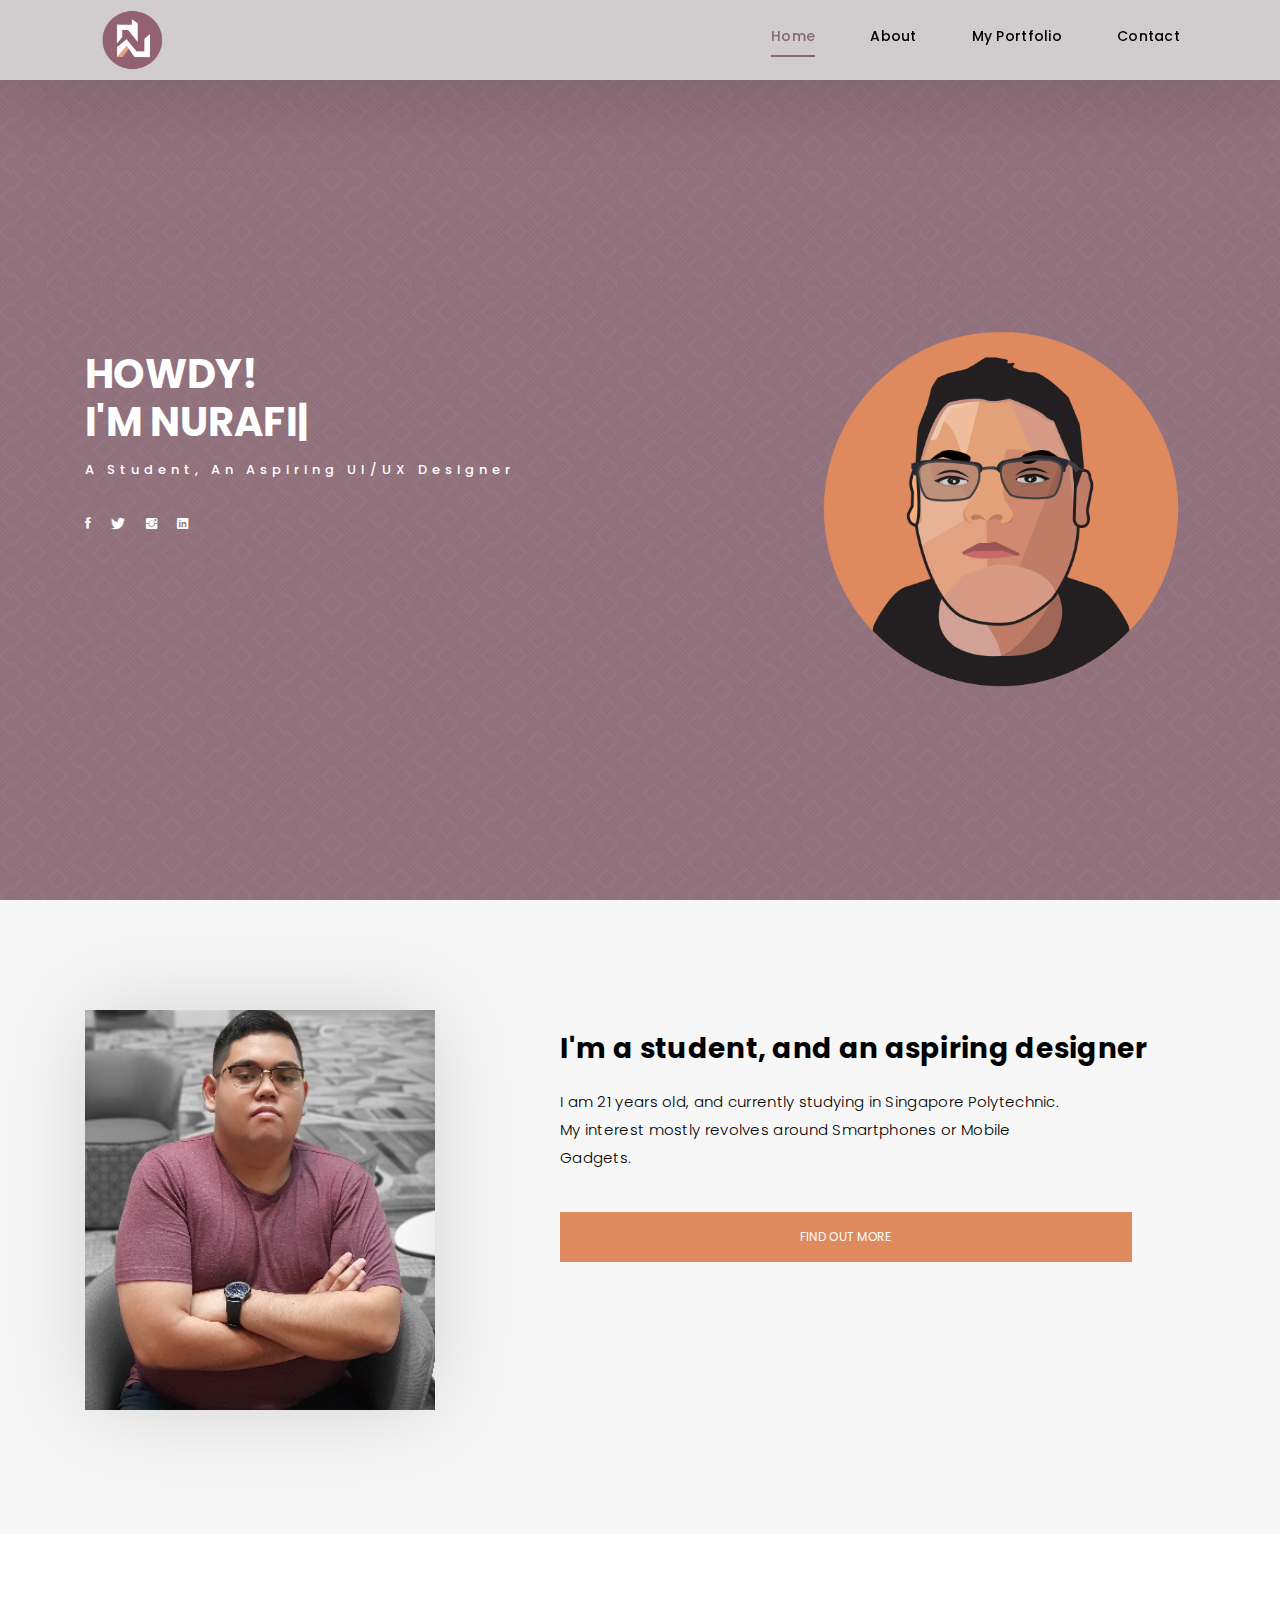
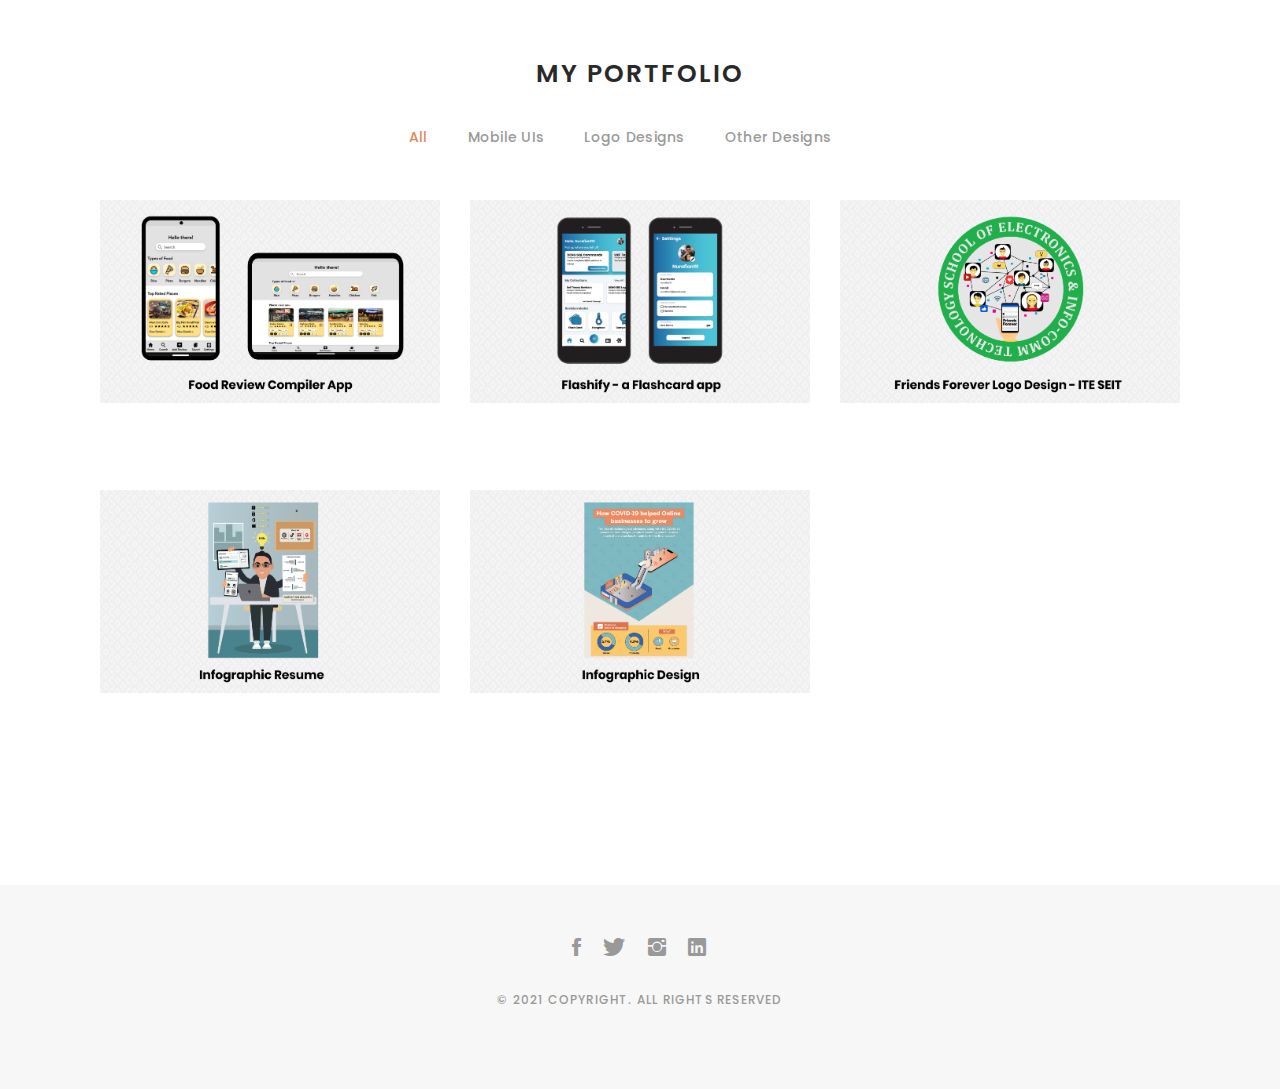
<file: index.html>
<!DOCTYPE html>
<html lang="en">

<head>
    <!-- meta -->
    <meta charset="utf-8">
    <meta content="width=device-width, initial-scale=1.0" name="viewport">

    <title>Nurafian Z | Home</title>

    <!-- Social Sharing Metadata -->
    <meta property="og:title" content="Nurafian Zulkifli">
    <meta property="og:description" content="I am 21 years old, and currently studying in Singapore Polytechnic. My
    interest mostly revolves around Smartphones or Mobile Gadgets.">
    <meta property="og:image" content="https://nurafianzulkifli.github.io/personal/images/share.png">

    <!-- Google Fonts -->
    <link href="https://fonts.googleapis.com/css?family=Poppins:300,300i,400,400i,500,500i,600,600i,700,700i"
        rel="stylesheet">

    <!-- Bootstrap CSS File -->
    <link href="lib/bootstrap/css/bootstrap.min.css" rel="stylesheet">

    <!-- Libraries CSS Files -->
    <link href="lib/ionicons/css/ionicons.min.css" rel="stylesheet">
    <link href="lib/owlcarousel/assets/owl.carousel.min.css" rel="stylesheet">
    <link href="lib/magnific-popup/magnific-popup.css" rel="stylesheet">
    <link href="lib/hover/hover.min.css" rel="stylesheet">

    <!-- Main Stylesheet File -->
    <link href="css/index.css" rel="stylesheet">

    <!-- Responsive css -->
    <link href="css/index_responsive.css" rel="stylesheet">

    <!-- Favicon -->
    <link rel="shortcut icon" href="images/favicon.png">

    <!-- JavaScript Libraries -->
    <script src="lib/jquery/jquery.min.js"></script>
    <script src="lib/jquery/jquery-migrate.min.js"></script>
    <script src="lib/typed/typed.js"></script>
    <script src="lib/bootstrap/js/bootstrap.bundle.min.js"></script>
    <script src="lib/owlcarousel/owl.carousel.min.js"></script>
    <script src="lib/magnific-popup/magnific-popup.min.js"></script>
    <script src="lib/isotope/isotope.pkgd.min.js"></script>

    <!-- Local JavaScript File -->
    <script src="js/index.js"></script>
</head>

<body>

    <!-- Start of NavBar -->
    <nav id="main-nav">
        <div class="row">
            <div class="container">

                <div class="logo">
                    <a href="index.html"><img src="images/Logo.png" alt="logo"></a>
                </div>

                <div class="responsive"><i data-icon="m" class="ion-navicon-round"></i></div>

                <ul class="nav-menu list-unstyled">
                    <li><a href="#header" class="menu-active">Home</a></li>
                    <li><a href="#about">About</a></li>
                    <li><a href="#portfolio">My Portfolio</a></li>
                    <li><a href="contact.html">Contact</a></li>
                </ul>

            </div>
        </div>
    </nav>
    <!-- End of NavBar -->


    <!-- Start of Header -->
    <div id="header" class="home">

        <div class="container">
            <div class="header-content">
                <h1>Howdy! <br> I'm <span class="typed"></span></h1>
                <p>A Student, an aspiring UI/UX Designer</p>

                <ul class="list-unstyled list-social">
                    <li><a href="https://www.facebook.com/Gumokz"><i class="ion-social-facebook"></i></a></li>
                    <li><a href="https://twitter.com/_nrf_z"><i class="ion-social-twitter"></i></a></li>
                    <li><a href="https://www.instagram.com/nrfz._"><i class="ion-social-instagram"></i></a></li>
                    <li><a href="https://www.linkedin.com/in/nurafian-zulkifli"><i class="ion-social-linkedin"></i></a>
                    </li>
                </ul>
            </div>
        </div>
    </div>
    <!-- End of Header -->


    <!-- Start of About -->
    <div id="about" class="paddsection">
        <div class="container">
            <div class="row justify-content-between">

                <div class="col-lg-4 ">
                    <div class="div-img-bg">
                        <div class="about-img">
                            <img src="images/me.jpg" class="img-responsive" alt="me">
                        </div>
                    </div>
                </div>

                <div class="col-lg-7">
                    <div class="about-descr">

                        <p class="p-heading">I'm a student, and an aspiring designer</p>
                        <p class="separator">I am 21 years old, and currently studying in Singapore Polytechnic. My
                            interest mostly revolves around Smartphones or Mobile Gadgets.</p> <br><br>
                        <a href="about.html" class="btn btn-primary btn-lg" role="button">Find out more</a>
                    </div>

                </div>
            </div>
        </div>
    </div>
    <!-- End of About -->


    <!-- Start of Portfolio -->
    <div id="portfolio" class="text-center paddsection">

        <div class="container">
            <div class="section-title text-center">
                <h2>My Portfolio</h2>
            </div>
        </div>

        <div class="container">
            <div class="row">
                <div class="col-md-12">

                    <div class="portfolio-list">

                        <ul class="nav list-unstyled" id="portfolio-flters">
                            <li class="filter filter-active" data-filter=".all">all</li>
                            <li class="filter" data-filter=".mobileui">Mobile UIs</li>
                            <li class="filter" data-filter=".logodesign">Logo Designs</li>
                            <li class="filter" data-filter=".otherdesign">Other Designs</li>
                        </ul>

                    </div>

                    <div class="portfolio-container">

                        <div class="col-lg-4 col-md-6 portfolio-thumbnail all mobileui">
                            <a class="popup-img" href="images/portfolio/frcDet.png">
                                <img src="images/portfolio/frc.png" alt="img">
                            </a>
                        </div>

                        <div class="col-lg-4 col-md-6 portfolio-thumbnail all mobileui">
                            <a class="popup-img" href="images/portfolio/flsDet.png">
                                <img src="images/portfolio/fls.png" alt="img">
                            </a>
                        </div>

                        <div class="col-lg-4 col-md-6 portfolio-thumbnail all logodesign">
                            <a class="popup-img" href="images/portfolio/fflDet.png">
                                <img src="images/portfolio/ffl.png" alt="img">
                            </a>
                        </div>

                        <div class="col-lg-4 col-md-6 portfolio-thumbnail all otherdesign">
                            <a class="popup-img" href="images/portfolio/igrDet.png">
                                <img src="images/portfolio/igr.png" alt="img">
                            </a>
                        </div>

                        <div class="col-lg-4 col-md-6 portfolio-thumbnail all otherdesign">
                            <a class="popup-img" href="images/portfolio/igrDDet.png">
                                <img src="images/portfolio/igrD.png" alt="img">
                            </a>
                        </div>
                    </div>
                </div>
            </div>
        </div>

    </div>
    <!-- End of Portfolio -->


    <!-- Start of Footer -->
    <div id="footer" class="text-center">
        <div class="container">
            <div class="socials-media text-center">

                <ul class="list-unstyled">
                    <li><a href="https://www.facebook.com/Gumokz"><i class="ion-social-facebook"></i></a></li>
                    <li><a href="https://twitter.com/_nrf_z"><i class="ion-social-twitter"></i></a></li>
                    <li><a href="https://www.instagram.com/nrfz._"><i class="ion-social-instagram"></i></a></li>
                    <li><a href="https://www.linkedin.com/in/nurafian-zulkifli"><i class="ion-social-linkedin"></i></a>
                    </li>
                </ul>

            </div>

            <p>&copy; 2021 Copyright. All rights reserved</p>
        </div>
    </div>
    <!-- End of Footer -->

</body>

</html>

<!-- Last Updated: 1 Mar 2020 -->
</file>
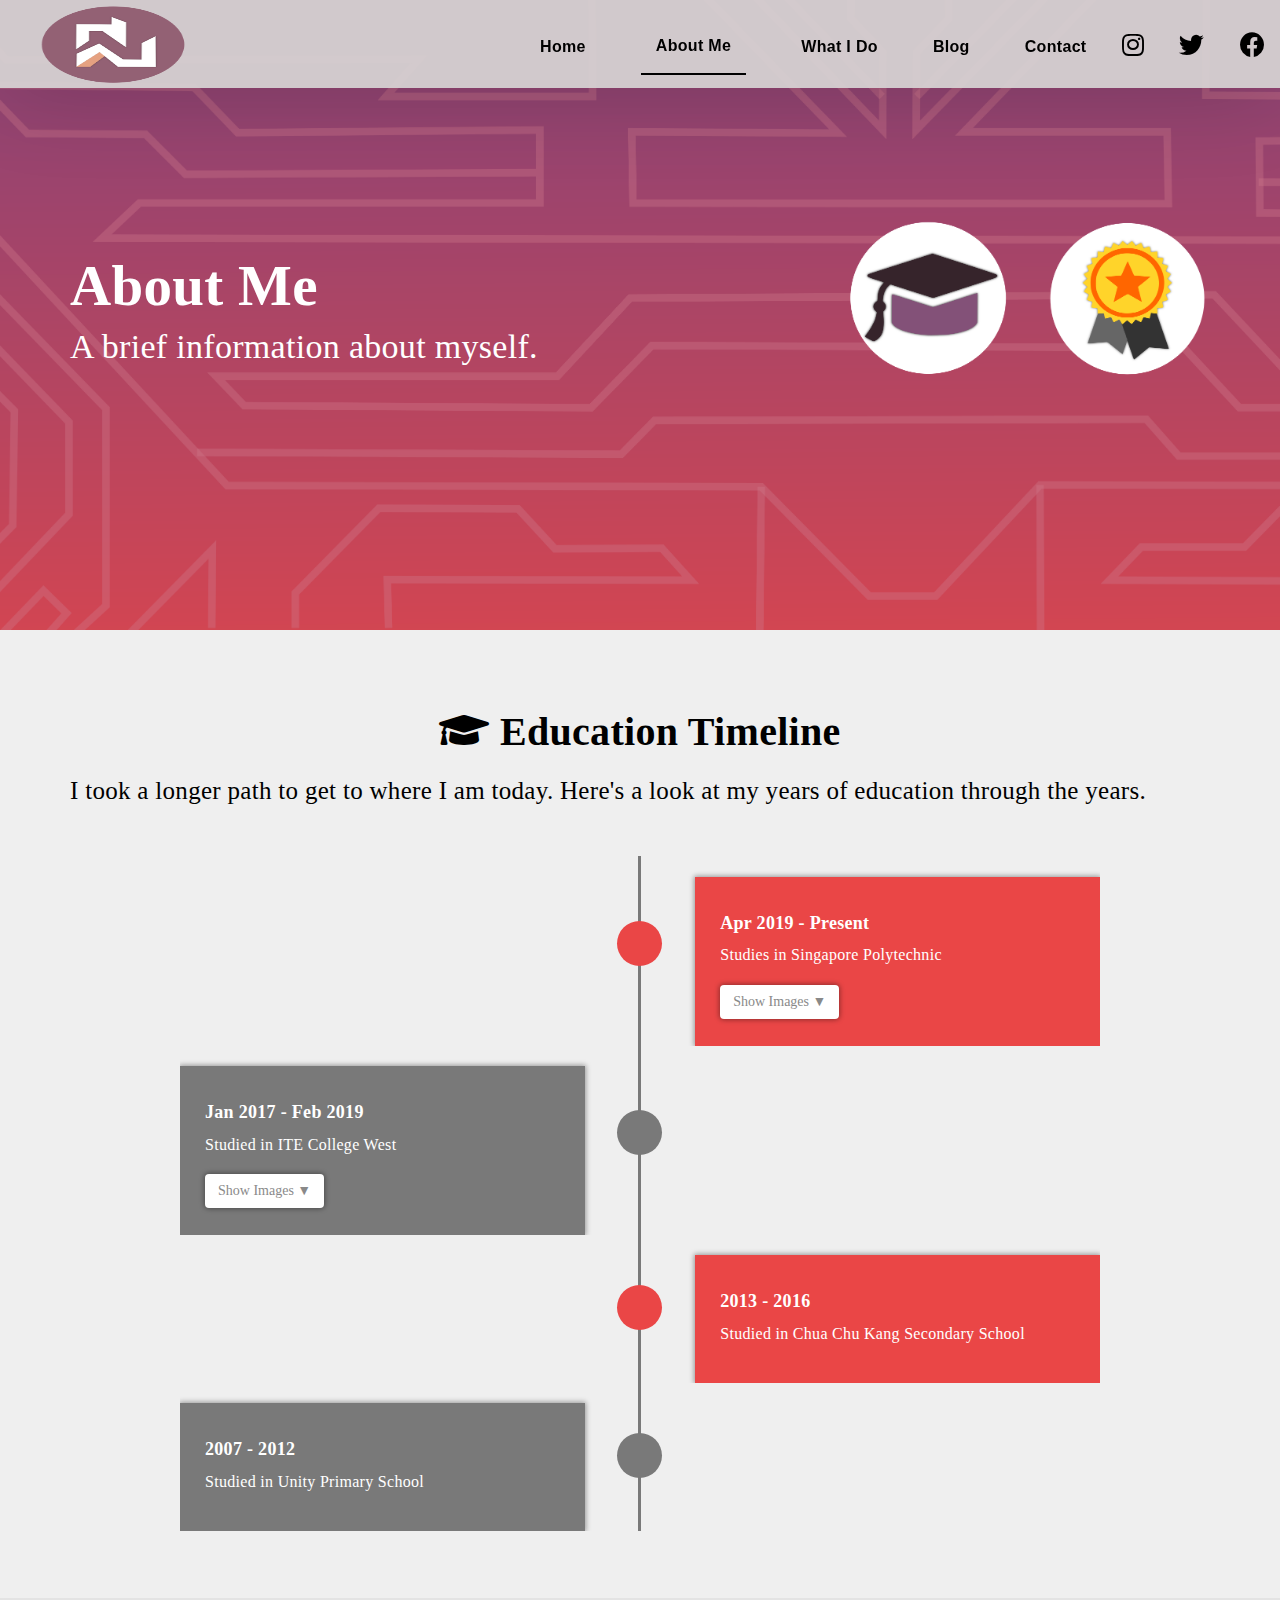
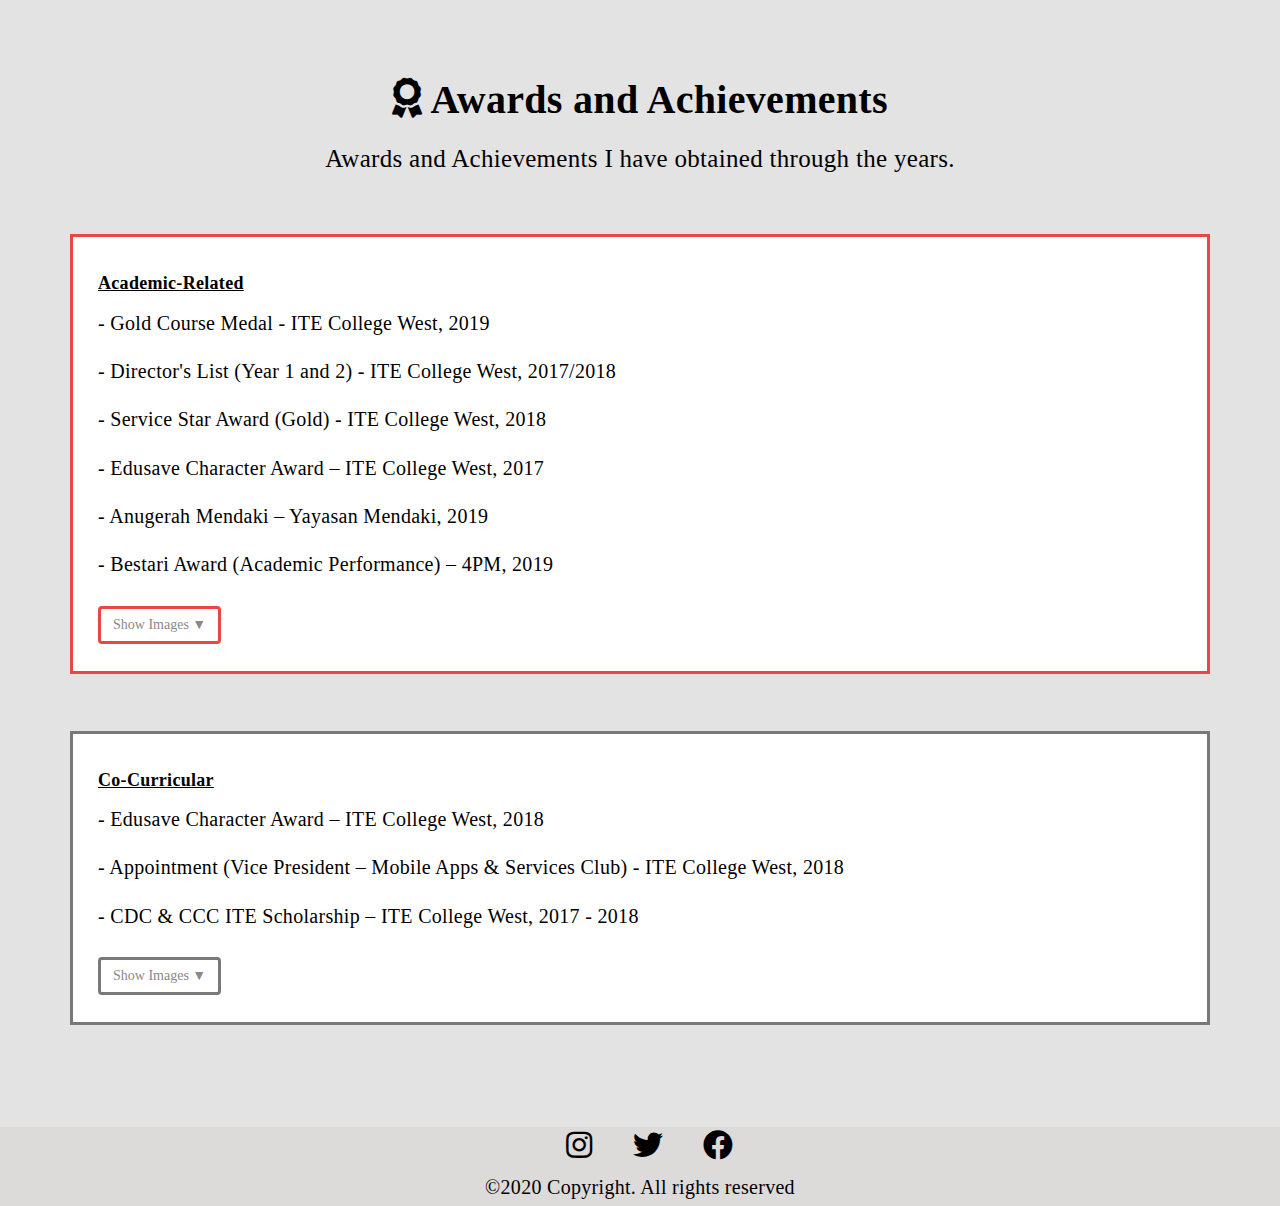
<file: about-me.html>
<!DOCTYPE html>
<html>

<head>
  <!-- Title, FavIcon -->
  <title> About Me | Nurafian Zulkifli</title>
  <link rel="shortcut icon" type="image/x-icon" href="images/FavIco.ico">
  <link rel="stylesheet" href="https://use.fontawesome.com/releases/v5.12.0/css/all.css">

    <!-- JQuery JS -->
    <script src="js/jquery/jquery-3.4.1.js"></script>

    <!-- Bootstrap JS -->
    <script src="js/bootstrap/bootstrap.js"></script>

    <!-- JS -->
    <script src="js/main.js"></script>
    <script src="js/form-validation.js"></script>

  <!-- Metas -->
  <meta charset="utf-8">
  <meta name="viewport" content="width=device-width, initial-scale=1">

  <!-- Bootstrap CSS File -->
  <link rel="stylesheet" href="https://maxcdn.bootstrapcdn.com/bootstrap/3.2.0/css/bootstrap.min.css">

  <!-- CSS -->
  <link rel="stylesheet" type="text/css" href=css/about-me.css> 

</head>

<body>
  <!-- Navigation Bar -->
  <nav id="main-nav">
    <div class="row">
      <div class="container-nz">

        <div class="logo">
          <a href="index.html"><img src="images/Logo.png" alt="logo"></a>
        </div>

        <div class="responsive"><i class="fas fa-bars"></i></div>

        <ul class="nav-menu list-unstyled">
          <li><a href="index.html" class="menu">Home</a></li>
          <li><a href="about-me.html" class="menu-active">About Me</a></li>
          <li><a href="what-i-do.html" class="menu">What I do</a></li>
          <li><a href="blog.html" class="menu">Blog</a></li>
          <li><a href="contact.html" class="menu">Contact</a></li>
          <li class="socials"><a href="https://www.instagram.com/nrfz._/" class="ig">
              <i class="fab fa-instagram"></i></li>
          <li class="socials"><a href="https://twitter.com/_nrf_z" class="twt">
              <i class="fab fa-twitter"></i></a></li>
          <li class="socials"><a href="https://www.facebook.com/Gumokz" class="fb">
              <i class="fab fa-facebook"></i></a></li>
        </ul>

      </div>
    </div>
  </nav>


  <!-- Header -->
  <div id="header" class="home">

    <div class="container">
      <div class="header-content">
        <h1>About Me </h1>
        <p>A brief information about myself.</p>
      </div>

    </div>
  </div>


  <!-- Education Timeline -->
  <div id="about" class="paddsection">
    <div class="container">
      <div class="row justify-content-center">

        <div class="col-lg-10">

          <p class="p-heading"> <i class="fas fa-graduation-cap"></i> Education Timeline </p>
          <p class="separator-description">I took a longer path to get to where I am today.
            Here's a look at my years of education through the years.
          </p>

        </div>
      </div>

      <!-- Timeline Section -->
      <section id="education-timeline">
        <div class="education-timeline-content">

          <!-- Timeline 1 -->
          <div class="timeline-article">
            <div class="content-right-container">
              <div class="content-right">
                <h4>Apr 2019 - Present</h4>
                <p>Studies in Singapore Polytechnic</p>

                <button class="btn btn-primary-details" type="button" data-target="#tl1-details"
                  data-toggle="collapse">Show Images ▼</button>
                <div class="collapse" id="tl1-details">
                  <div class="p-2">
                    <fig>
                      <img src="./images/About-Page/SP_me.jpg" class="img-item1" alt="Me in SP" width="315"
                        height="315">
                      <figcaption>Me in SP</figcaption>
                    </fig>
                    <fig>
                      <img src="./images/About-Page/Orientation.jpg" class="img-item2" alt="Me in SP" width="315"
                        height="315">
                      <figcaption>Orientation Program</figcaption>
                    </fig>
                  </div>
                </div>

              </div>
            </div>
            <div class="timeline-center-line"></div>
            <div class="tl-circleR"></div>
          </div>

          <!-- Timeline 2 -->
          <div class="timeline-article">
            <div class="content-left-container">
              <div class="content-left">
                <h4>Jan 2017 - Feb 2019</h4>
                <p>Studied in ITE College West</p>


                <button class="btn btn-primary-details" type="button" data-target="#tl2-details"
                  data-toggle="collapse">Show Images ▼</button>
                <div class="collapse" id="tl2-details">
                  <div class="p-2">
                    <fig>
                      <img src="./images/About-Page/ITE1.jpg" class="img-item3" alt="Graduation" width="300"
                        height="450">
                      <figcaption>Graduation back in February 2019</figcaption>
                    </fig>
                    <fig>
                      <img src="./images/About-Page/ITE2.jpg" class="img-item4" alt="Class Dialogue" width="350"
                        height="300">
                      <figcaption>Class Dialogue with Course Manager in 2017</figcaption>
                    </fig>
                  </div>
                </div>
              </div>
            </div>

            <div class="timeline-center-line"></div>
            <div class="tl-circleL"></div>
          </div>

          <!-- Timeline 3 -->
          <div class="timeline-article">
            <div class="content-right-container">
              <div class="content-right">
                <h4>2013 - 2016</h4>
                <p>Studied in Chua Chu Kang Secondary School</p>
              </div>
            </div>

            <div class="timeline-center-line"></div>
            <div class="tl-circleR"></div>
          </div>

          <!-- Timeline 4 -->
          <div class="timeline-article">
            <div class="content-left-container">
              <div class="content-left">
                <h4>2007 - 2012</h4>
                <p>Studied in Unity Primary School</p>
              </div>
            </div>

            <div class="timeline-center-line"></div>
            <div class="tl-circleL"></div>
          </div>
        </div>

      </section>
    </div>


    <!-- Academic Section -->
    <div id="academic" class="paddsection">
      <div class="container">
        <div class="row justify-content-center">

          <div class="col-lg-10">

            <p class="p-heading"> <i class="fas fa-award"></i> Awards and Achievements </p>
            <p class="separator-description-awards">Awards and Achievements I have obtained through the years.
            </p>

          </div>
        </div>

        <!-- Academics -->
        <div class="academic-continer">
          <div class="content-acad">
            <h4 class="acad"><u>Academic-Related</u></h4>
            <p class="acad">- Gold Course Medal - ITE College West, 2019</p>
            <p class="acad">- Director's List (Year 1 and 2) - ITE College West, 2017/2018</p>
            <p class="acad">- Service Star Award (Gold) - ITE College West, 2018</p>
            <p class="acad">-	Edusave Character Award – ITE College West, 2017</p>
            <p class="acad">-	Anugerah Mendaki – Yayasan Mendaki, 2019</p>
            <p class="acad">-	Bestari Award (Academic Performance) – 4PM, 2019</p>

            <button class="btn btn-primary-details-acad" type="button" data-target="#ac1-details"
              data-toggle="collapse">Show Images ▼</button>
            <div class="collapse" id="ac1-details">
              <div class="row">
                <fig class="column">
                  <img src="./images/About-Page/GoldCM.jpg" alt="Gold Course Medal" style="width:100%">
                  <figcaption class="acad"> Gold Course Medal/ Graduation Ceremony 2019</figcaption>
                </fig>
                <fig class="column">
                  <img src="./images/About-Page/AnugerahM.jpg" alt="Anugerah Mendaki" style="width:100%">
                  <figcaption class="acad"> Anugerah Mendaki 2019</figcaption>
                </fig>
              </div>
            </div>
          </div>
        </div>

        <!-- Co-Curricular -->
        <div class="academic-continer">
          <div class="content-acad-2">
            <h4 class="acad"><u>Co-Curricular</u></h4>
            <p class="acad">- Edusave Character Award – ITE College West, 2018</p>
            <p class="acad">- Appointment (Vice President – Mobile Apps & Services Club) - ITE College West, 2018</p>
            <p class="acad">-	CDC & CCC ITE Scholarship – ITE College West, 2017 - 2018</p>

            <button class="btn btn-primary-details-acad-2" type="button" data-target="#ac2-details"
              data-toggle="collapse">Show Images ▼</button>
            <div class="collapse" id="ac2-details">
              <div class="row">
                <fig class="column">
                  <img src="./images/About-Page/ITE3.jpg" alt="Vice President MAS Club" style="width:100%">
                  <figcaption class="acad"> Appointment (Vice President – Mobile Apps & Services Club)</figcaption>
                </fig>
                <fig class="column">
                  <img src="./images/About-Page/EDUCDC.jpg" alt="Edusave Character Award" style="width:100%">
                  <figcaption class="acad"> Edusave Character Award</figcaption>
                </fig>
              </div>
            </div>
          </div>
        </div>

      </div>
    </div>


  <!-- Footer -->
  <footer class="page-footer pt-4">

    <!-- Footer Elements -->
    <div class="container">
  
      <!-- Social buttons -->
      <ul class="list-unstyled list-inline text-center">
        <li class="list-inline-item">
          <a href="https://www.instagram.com/nrfz._/" class="footer-social">
            <i class="fab fa-instagram"> </i>
          </a>
        </li>
        <li class="list-inline-item">
          <a href="https://twitter.com/_nrf_z" class="footer-social">
            <i class="fab fa-twitter"></a></i>
        </li>
        <li class="list-inline-item">
          <a href="https://www.facebook.com/Gumokz" class="footer-social">
            <i class="fab fa-facebook"> </i>
          </a>
        </li>
      </ul>
  
    </div>
  
    <div class="footer-copyright text-center py-3">©2020 Copyright. All rights reserved
    </div>
  
  </footer>
  
    </body>
</html
</file>
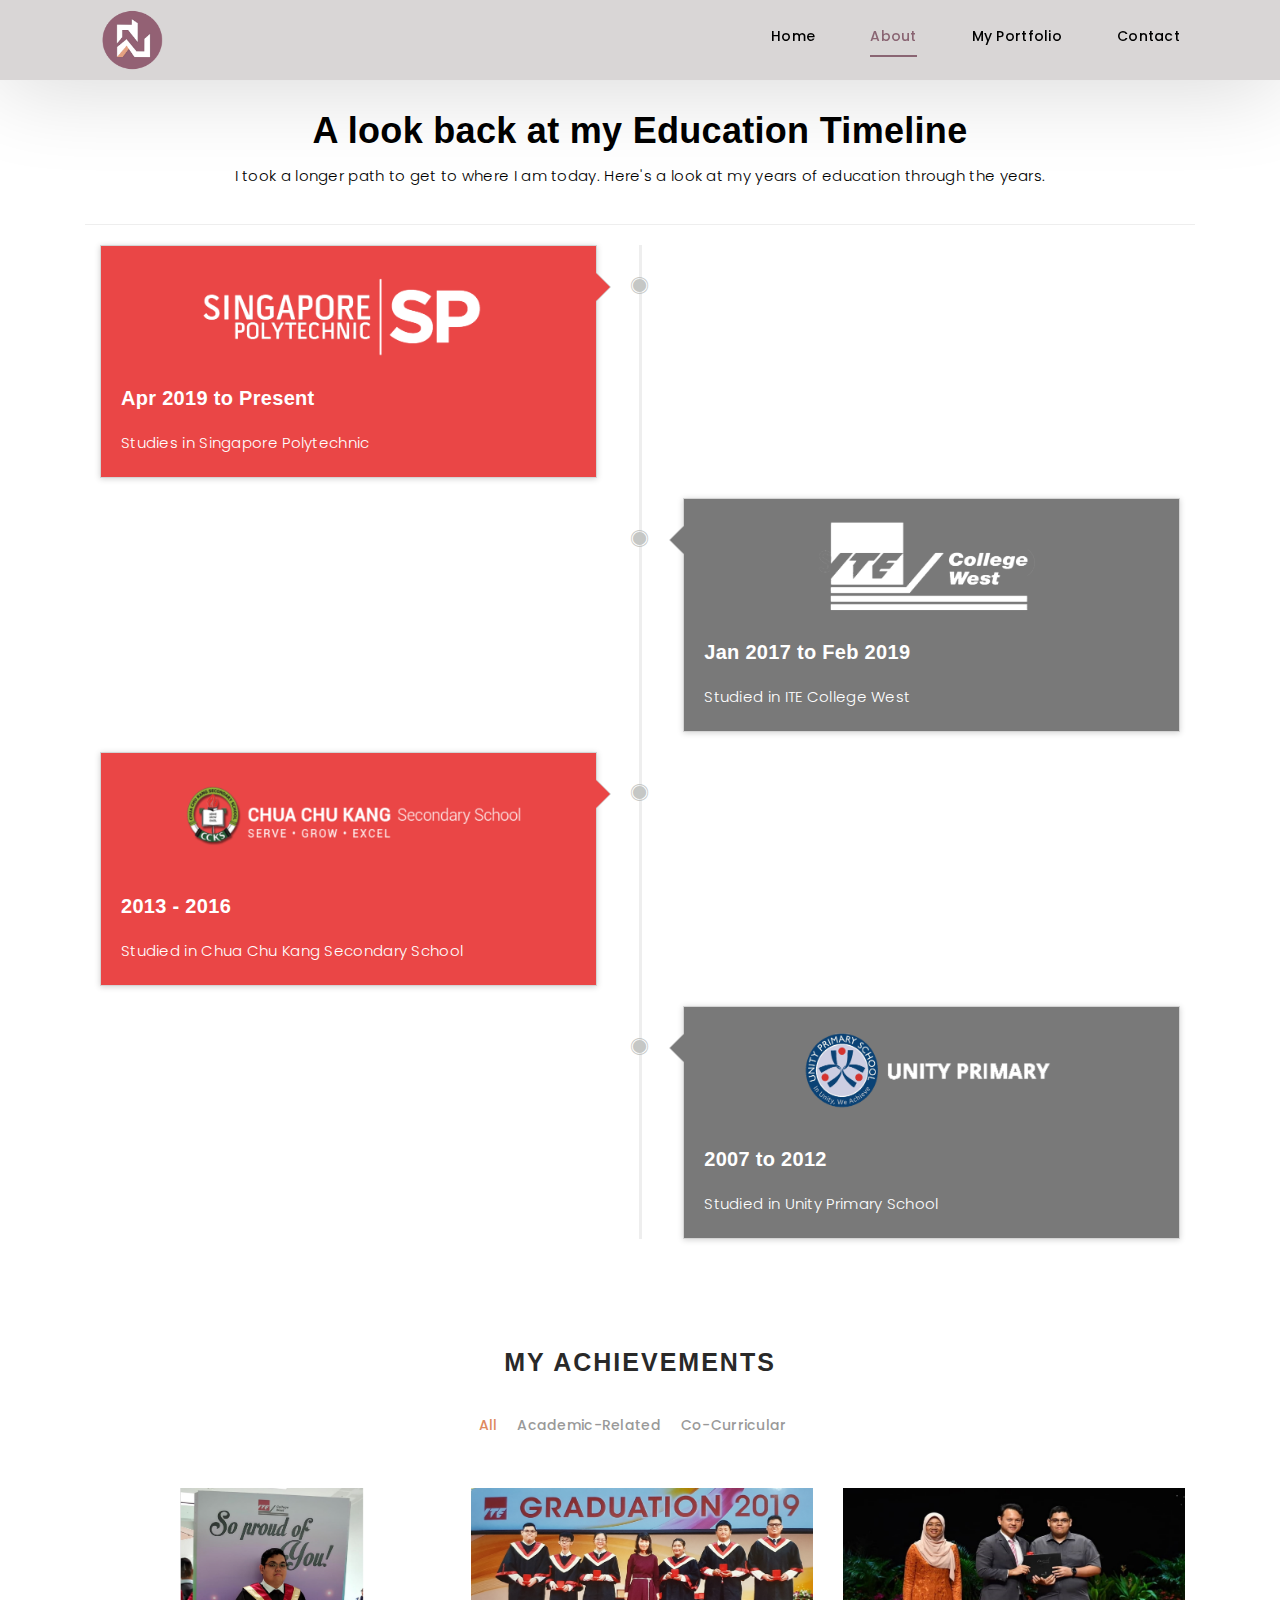
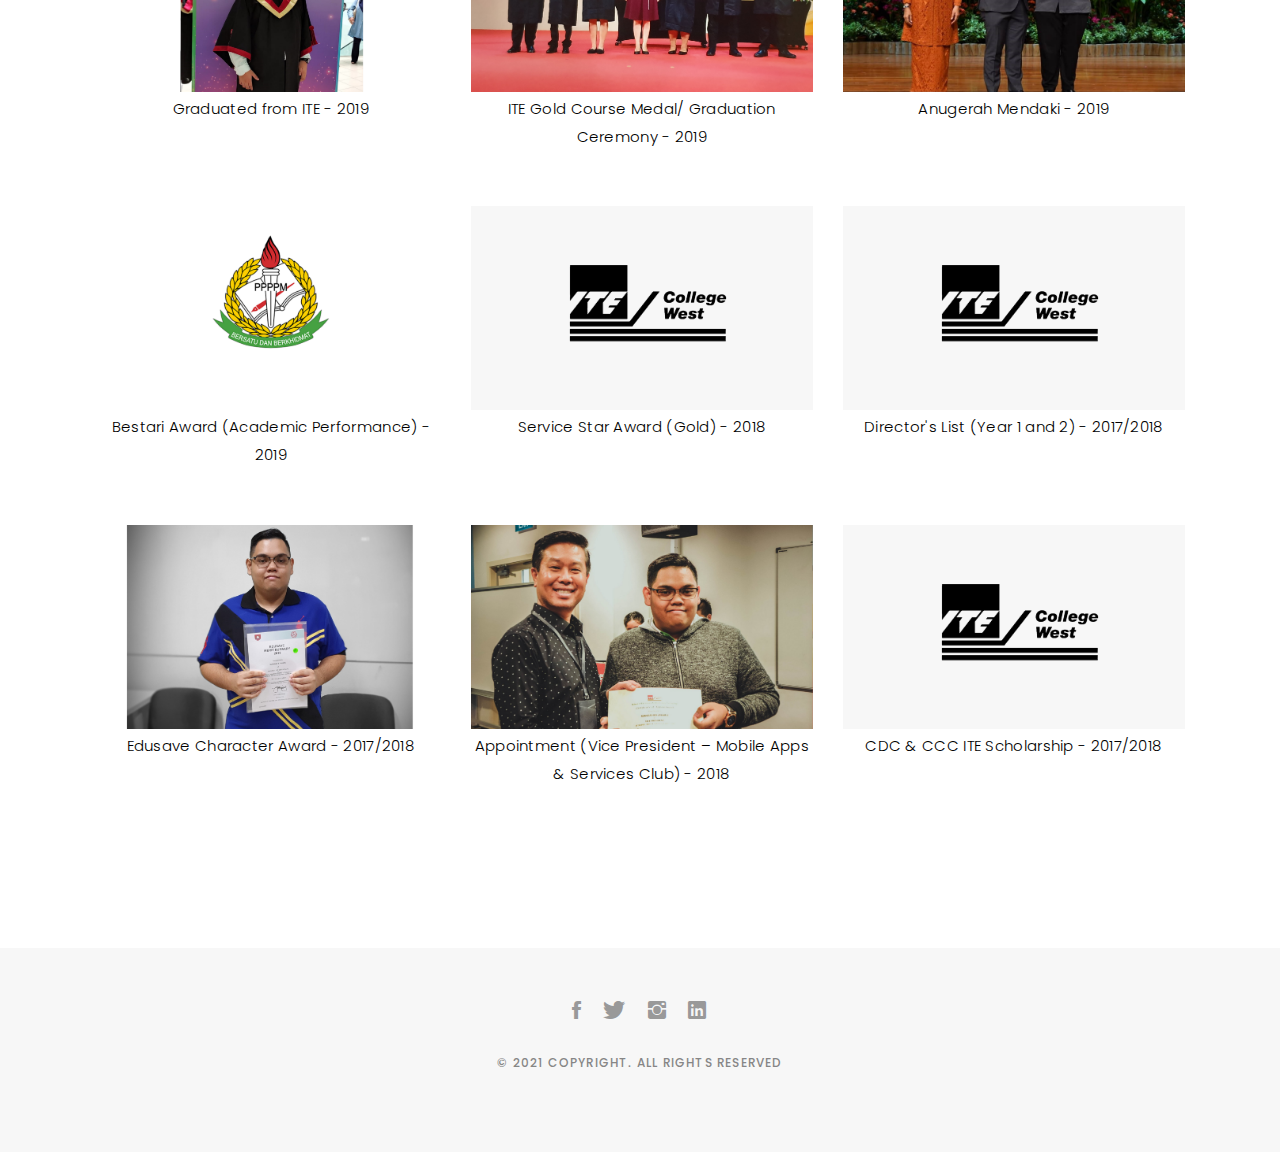
<file: about.html>
<!DOCTYPE html>
<html lang="en">

<head>
    <!-- meta -->
    <meta charset="utf-8">
    <meta content="width=device-width, initial-scale=1.0" name="viewport">

    <title>Nurafian Z | Home</title>
    <meta content="" name="keywords">
    <meta content="" name="description">

    <!-- Google Fonts -->
    <link href="https://fonts.googleapis.com/css?family=Poppins:300,300i,400,400i,500,500i,600,600i,700,700i"
        rel="stylesheet">

    <!-- Social Sharing Metadata -->
    <meta property="og:title" content="Nurafian Zulkifli">
    <meta property="og:description" content="I am 21 years old, and currently studying in Singapore Polytechnic. My
    interest mostly revolves around Smartphones or Mobile Gadgets.">
    <meta property="og:image" content="https://nurafianzulkifli.github.io/personal/images/share.png">

    <!-- Bootstrap CSS File -->
    <link href="lib/bootstrap/css/bootstrap.min.css" rel="stylesheet">
    <link href="lib/bootstrap/css/bootstrap3.min.css" rel="stylesheet">

    <!-- Libraries CSS Files -->
    <link href="lib/ionicons/css/ionicons.min.css" rel="stylesheet">
    <link href="lib/owlcarousel/assets/owl.carousel.min.css" rel="stylesheet">
    <link href="lib/magnific-popup/magnific-popup.css" rel="stylesheet">
    <link href="lib/hover/hover.min.css" rel="stylesheet">

    <!-- Main Stylesheet File -->
    <link href="css/about.css" rel="stylesheet">

    <!-- Responsive css -->
    <link href="css/about_responsive.css" rel="stylesheet">

    <!-- Favicon -->
    <link rel="shortcut icon" href="images/favicon.png">

    <!-- JavaScript Libraries -->
    <script src="lib/jquery/jquery.min.js"></script>
    <script src="lib/jquery/jquery-migrate.min.js"></script>
    <script src="lib/bootstrap/js/bootstrap.bundle.min.js"></script>
    <script src="lib/owlcarousel/owl.carousel.min.js"></script>
    <script src="lib/magnific-popup/magnific-popup.min.js"></script>
    <script src="lib/isotope/isotope.pkgd.min.js"></script>

    <!-- Local JavaScript File -->
    <script src="js/about.js"></script>
</head>

<body>
    <!-- Start of NavBar -->
    <nav id="main-nav">
        <div class="row">
            <div class="container">

                <div class="logo">
                    <a href="index.html"><img src="images/Logo.png" alt="logo"></a>
                </div>

                <div class="responsive"><i data-icon="m" class="ion-navicon-round"></i></div>

                <ul class="nav-menu list-unstyled">
                    <li><a href="index.html">Home</a></li>
                    <li><a href="about.html" class="menu-active">About</a></li>
                    <li><a href="index.html#portfolio">My Portfolio</a></li>
                    <li><a href="contact.html">Contact</a></li>
                </ul>

            </div>
        </div>
    </nav>
    <!-- End of NavBar -->

    <!-- Start of Timeline -->
    <div class="container">
        <div class="page-header text-center">
            <h1 id="timeline">A look back at my Education Timeline</h1>
            <p id="subtitle"> I took a longer path to get to where I am today. Here's a look at my years of education
                through the years.</p>
        </div>

        <ul class="timeline">
            <!-- Timeline 1 -->
            <li>
                <div class="timeline-badge primary"><a><i class="ion-ios-circle-filled" rel="tooltip"
                            title="11 hours ago via Twitter" id=""></i></a></div>
                <div class="timeline-panel">
                    <div class="timeline-heading">
                        <img class="img-responsive" src="images/about/splogo.png" />
                    </div>
                    <div class="timeline-body">
                        <h3 id="timeline">Apr 2019 to Present</h3>
                        <p>Studies in Singapore Polytechnic</p>

                    </div>
                </div>
            </li>
            <!--  -->

            <!-- Timeline 2 -->
            <li class="timeline-inverted">
                <div class="timeline-badge primary"><a><i class="ion-ios-circle-filled" rel="tooltip"
                            title="11 hours ago via Twitter" id=""></i></a></div>
                <div class="timeline-panel">
                    <div class="timeline-heading">
                        <img class="img-responsive" src="images/about/itelogo.png" />

                    </div>
                    <div class="timeline-body">
                        <h3 id="timeline">Jan 2017 to Feb 2019</h3>
                        <p>Studied in ITE College West</p>
                    </div>

                </div>
            </li>
            <!--  -->

            <!-- Timeline 3 -->
            <li>
                <div class="timeline-badge primary"><a><i class="ion-ios-circle-filled" rel="tooltip"
                            title="11 hours ago via Twitter" id=""></i></a></div>
                <div class="timeline-panel">
                    <div class="timeline-heading">
                        <img class="img-responsive" src="images/about/cckslogo.png" />

                    </div>
                    <div class="timeline-body">
                        <h3 id="timeline">2013 - 2016</h3>
                        <p>Studied in Chua Chu Kang Secondary School</p>
                    </div>
                </div>
            </li>
            <!--  -->

            <!-- Timeline 4 -->
            <li class="timeline-inverted">
                <div class="timeline-badge primary"><a><i class="ion-ios-circle-filled" rel="tooltip"
                            title="11 hours ago via Twitter" id=""></i></a></div>
                <div class="timeline-panel">
                    <div class="timeline-heading">
                        <img class="img-responsive" src="images/about/upslogo.png" />

                    </div>
                    <div class="timeline-body">
                        <h3 id="timeline">2007 to 2012</h3>
                        <p>Studied in Unity Primary School</p>
                    </div>
                </div>
            </li>
            <!--  -->
        </ul>
    </div>
    <!-- End of Timeline -->

    <!-- Start of Achievements -->
    <div id="achievements" class="text-center paddsection">

        <div class="container">
            <div class="section-title text-center">
                <h2>My Achievements</h2>
            </div>
        </div>

        <div class="container">
            <div class="row">
                <div class="col-md-12">

                    <div class="achievements-list">

                        <ul class="nav list-unstyled" id="achievements-flters">
                            <li class="filter filter-active" data-filter=".all">all</li>
                            <li class="filter" data-filter=".acad">Academic-Related</li>
                            <li class="filter" data-filter=".cocurr">Co-Curricular</li>
                        </ul>

                    </div>
                    <!-- Acad-Related -->
                    <div class="achievements-container">
                        <div class="col-lg-4 col-md-6 achievements-thumbnail all acad">
                            <a class="popup-img" href="images/achievements/ITE1.jpg">
                                <img src="images/achievements/ITE1.jpg" alt="img">
                            </a>
                            <p id="subtitle">Graduated from ITE - 2019</p>
                        </div>

                        <div class="col-lg-4 col-md-6 achievements-thumbnail all acad">
                            <a class="popup-img" href="images/achievements/GoldCM.jpg">
                                <img src="images/achievements/GoldCM.jpg" alt="img">
                            </a>
                            <p id="subtitle">ITE Gold Course Medal/ Graduation Ceremony - 2019</p>
                        </div>

                        <div class="col-lg-4 col-md-6 achievements-thumbnail all acad">
                            <a class="popup-img" href="images/achievements/AnugerahM.jpg">
                                <img src="images/achievements/AnugerahM.jpg" alt="img">
                            </a>
                            <p id="subtitle">Anugerah Mendaki - 2019</p>
                        </div>


                        <div class="col-lg-4 col-md-6 achievements-thumbnail all acad">
                            <a class="popup-img" href="images/achievements/4pmlogo.png">
                                <img src="images/achievements/4pmlogo.png" alt="img">
                            </a>
                            <p id="subtitle">Bestari Award (Academic Performance) - 2019</p>
                        </div>

                        <div class="col-lg-4 col-md-6 achievements-thumbnail all acad">
                            <a class="popup-img" href="images/achievements/itelogo.png">
                                <img src="images/achievements/itelogo.png" alt="img">
                            </a>
                            <p id="subtitle">Service Star Award (Gold) - 2018</p>
                        </div>

                        <div class="col-lg-4 col-md-6 achievements-thumbnail all acad">
                            <a class="popup-img" href="images/achievements/itelogo.png">
                                <img src="images/achievements/itelogo.png" alt="img">
                            </a>
                            <p id="subtitle">Director's List (Year 1 and 2) - 2017/2018</p>
                        </div>

                        <div class="col-lg-4 col-md-6 achievements-thumbnail all acad">
                            <a class="popup-img" href="images/achievements/EDUCDC.jpg">
                                <img src="images/achievements/EDUCDC.jpg" alt="img">
                            </a>
                            <p id="subtitle">Edusave Character Award - 2017/2018</p>
                        </div>

                        <!-- Co-Curricular -->
                        <div class="col-lg-4 col-md-6 achievements-thumbnail all cocurr">
                            <a class="popup-img" href="images/achievements/ITE3.jpg">
                                <img src="images/achievements/ITE3.jpg" alt="img">
                            </a>
                            <p id="subtitle">Appointment (Vice President – Mobile Apps & Services Club) - 2018</p>
                        </div>

                        <div class="col-lg-4 col-md-6 achievements-thumbnail all cocurr">
                            <a class="popup-img" href="images/achievements/itelogo.png">
                                <img src="images/achievements/itelogo.png" alt="img">
                            </a>
                            <p id="subtitle">CDC & CCC ITE Scholarship - 2017/2018</p>
                        </div>
                    </div>
                </div>
            </div>
        </div>

    </div>
    <!-- End section achievements -->

    <!-- start section footer -->
    <div id="footer" class="text-center">
        <div class="container">
            <div class="socials-media text-center">

                <ul class="list-unstyled">
                    <li><a href="https://www.facebook.com/Gumokz"><i class="ion-social-facebook"></i></a></li>
                    <li><a href="https://twitter.com/_nrf_z"><i class="ion-social-twitter"></i></a></li>
                    <li><a href="https://www.instagram.com/nrfz._"><i class="ion-social-instagram"></i></a></li>
                    <li><a href="https://www.linkedin.com/in/nurafian-zulkifli"><i class="ion-social-linkedin"></i></a>
                    </li>
                </ul>

            </div>

            <p>&copy; 2021 Copyright. All rights reserved</p>
        </div>
    </div>
    <!-- End section footer -->

</body>

</html>

<!-- Last Updated: 1 Mar 2020 -->
</file>
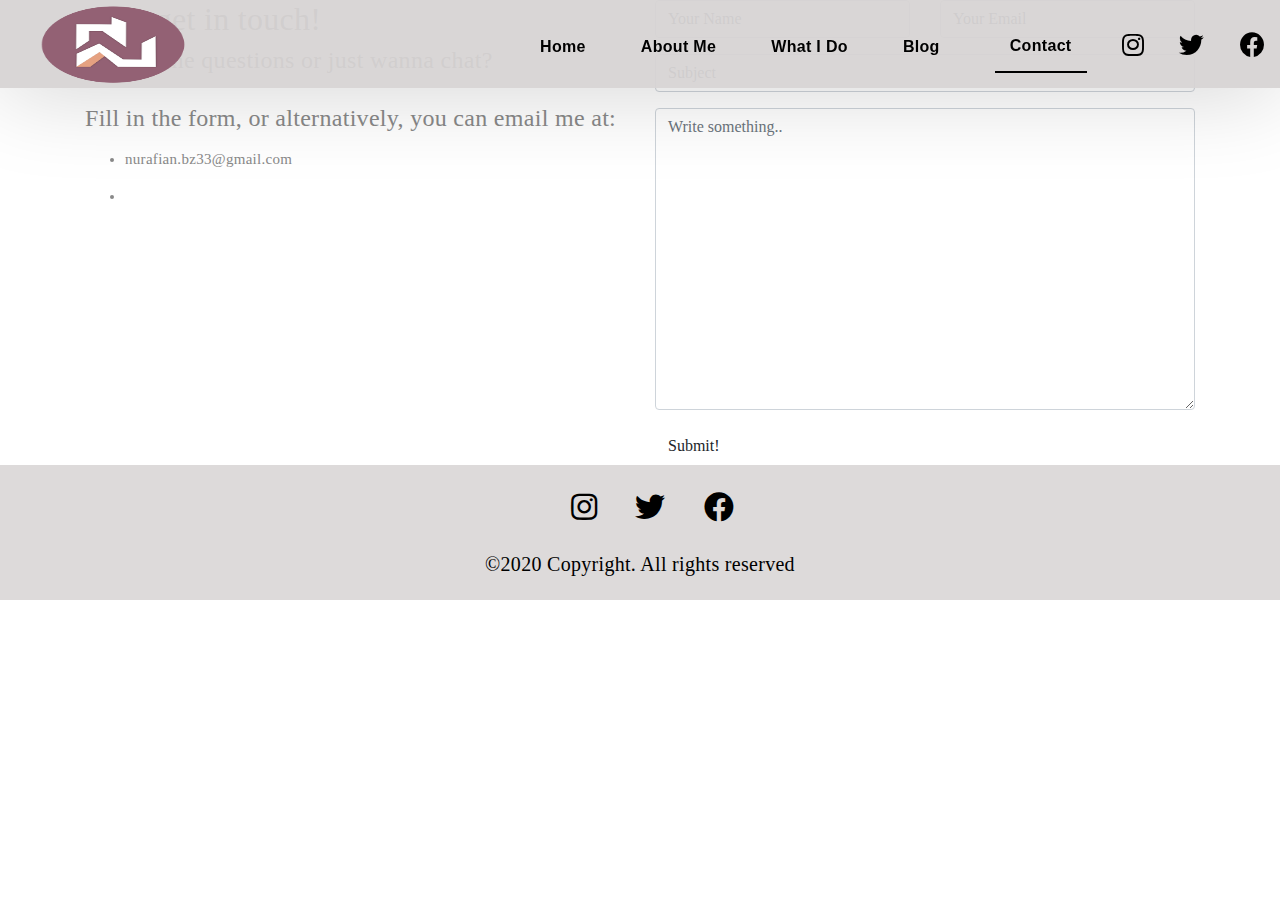
<file: contact - Copy.html>
<!DOCTYPE html>
<html>

<head>
    <!-- Title, FavIcon -->
    <title> Contact | Nurafian Zulkifli</title>
    <link rel="shortcut icon" type="image/x-icon" href="images/FavIco.ico">
    <link rel="stylesheet" href="https://use.fontawesome.com/releases/v5.12.0/css/all.css">
    
    <!-- JQuery JS -->
    <script src="js/jquery/jquery-3.4.1.js"></script>

    <!-- Bootstrap JS -->
    <script src="js/bootstrap/bootstrap.js"></script>

    <!-- JS -->
    <script src="js/main.js"></script>
    <script src="js/form-validation.js"></script>

    <!-- Metas -->
    <meta charset="utf-8">
    <meta name="viewport" content="width=device-width, initial-scale=1">

    <!-- Bootstrap CSS File -->
    <link href="css/bootstrap/bootstrap.css" rel="stylesheet">

    <!-- CSS -->
    <link rel="stylesheet" type="text/css" href=css/contact.css> 


</head>

<body>

    <!-- Navigation Bar -->
    <nav id="main-nav">
        <div class="row">
            <div class="container-nz">

                <div class="logo">
                    <a href="index.html"><img src="images/Logo.png" alt="logo"></a>
                </div>

                <div class="responsive"><i class="fas fa-bars"></i></div>

                <ul class="nav-menu list-unstyled">
                    <li><a href="index.html" class="menu">Home</a></li>
                    <li><a href="about-me.html" class="menu">About Me</a></li>
                    <li><a href="what-i-do.html" class="menu">What I do</a></li>
                    <li><a href="blog.html" class="menu">Blog</a></li>
                    <li><a href="contact.html" class="menu-active">Contact</a></li>
                    <li class="socials"><a href="https://www.instagram.com/nrfz._/" class="ig">
                            <i class="fab fa-instagram"></i></li>
                    <li class="socials"><a href="https://twitter.com/_nrf_z" class="twt">
                            <i class="fab fa-twitter"></i></a></li>
                    <li class="socials"><a href="https://www.facebook.com/Gumokz" class="fb">
                            <i class="fab fa-facebook"></i></a></li>
                </ul>

            </div>
        </div>
    </nav>



    <div id="contact" class="paddsection">
        <div class="container">
            <div class="contact-block1">
                <div class="row">
                    <div class="col-lg-6">
                        <div class="contact-contact">

                            <h2 class="mb-30">Let's get in touch!</h2>
                            <h4 class="mb-30">Have some questions or just wanna chat?
                                <br><br> Fill in the form, or alternatively, you can email me at:
                            </h4>

                            <ul class="contact-details">
                                <li><span>nurafian.bz33@gmail.com</span></li>
                                <li>
<!--                                     <a href="https://www.instagram.com/nrfz._/" class="ig">
                                        <i class="fab fa-instagram"></i> @nrfz._</a>
                                    <a href="https://twitter.com/_nrf_z" class="twt">
                                        <i class="fab fa-twitter"></i> @_nrf_z</a>
                                    <a href="https://www.facebook.com/Gumokz" class="fb">
                                        <i class="fab fa-facebook"></i> Gumokz</a> -->
                                </li>

                            </ul>

                        </div>
                    </div>

                    <div class="col-lg-6">
                        <form name="contact" action="thankyou.html" onsubmit="return validateForm()" method="post">
                            <div class="row">
                                <div class="col-lg-6">
                                    <div class="form-group contact-block1">
                                        <input type="text" name="name" class="form-control" id="yname"
                                            placeholder="Your Name" />
                                    </div>
                                </div>

                                <div class="col-lg-6">
                                    <div class="form-group">
                                        <input type="email" class="form-control" name="email" id="email"
                                            placeholder="Your Email" />
                                    </div>
                                </div>

                                <div class="col-lg-12">
                                    <div class="form-group">
                                        <input type="text" class="form-control" name="subject" id="subject"
                                            placeholder="Subject" />
                                    </div>
                                </div>

                                <div class="col-lg-12">
                                    <div class="form-group">
                                        <textarea class="form-control" name="message" id="message" rows="12"
                                            placeholder="Write something.."></textarea>
                                    </div>
                                </div>

                                <div class="col-lg-12">
                                    <input type="submit" class="btn btn-primary-submit" value="Submit!">
                                </div>

                            </div>
                        </form>
                    </div>
                </div>
            </div>
        </div>
    </div>


    <!-- Footer -->
    <footer class="page-footer pt-4">

        <!-- Footer Elements -->
        <div class="container-footer">

            <!-- Social buttons -->
            <ul class="list-unstyled list-inline text-center">
                <li class="list-inline-item">
                    <a href="https://www.instagram.com/nrfz._/" class="footer-social">
                        <i class="fab fa-instagram"> </i>
                    </a>
                </li>
                <li class="list-inline-item">
                    <a href="https://twitter.com/_nrf_z" class="footer-social">
                        <i class="fab fa-twitter"></a></i>
                </li>
                <li class="list-inline-item">
                    <a href="https://www.facebook.com/Gumokz" class="footer-social">
                        <i class="fab fa-facebook"> </i>
                    </a>
                </li>
            </ul>

        </div>

        <div class="footer-copyright text-center py-3">©2020 Copyright. All rights reserved
        </div>

    </footer>



</body>

</html>
</file>
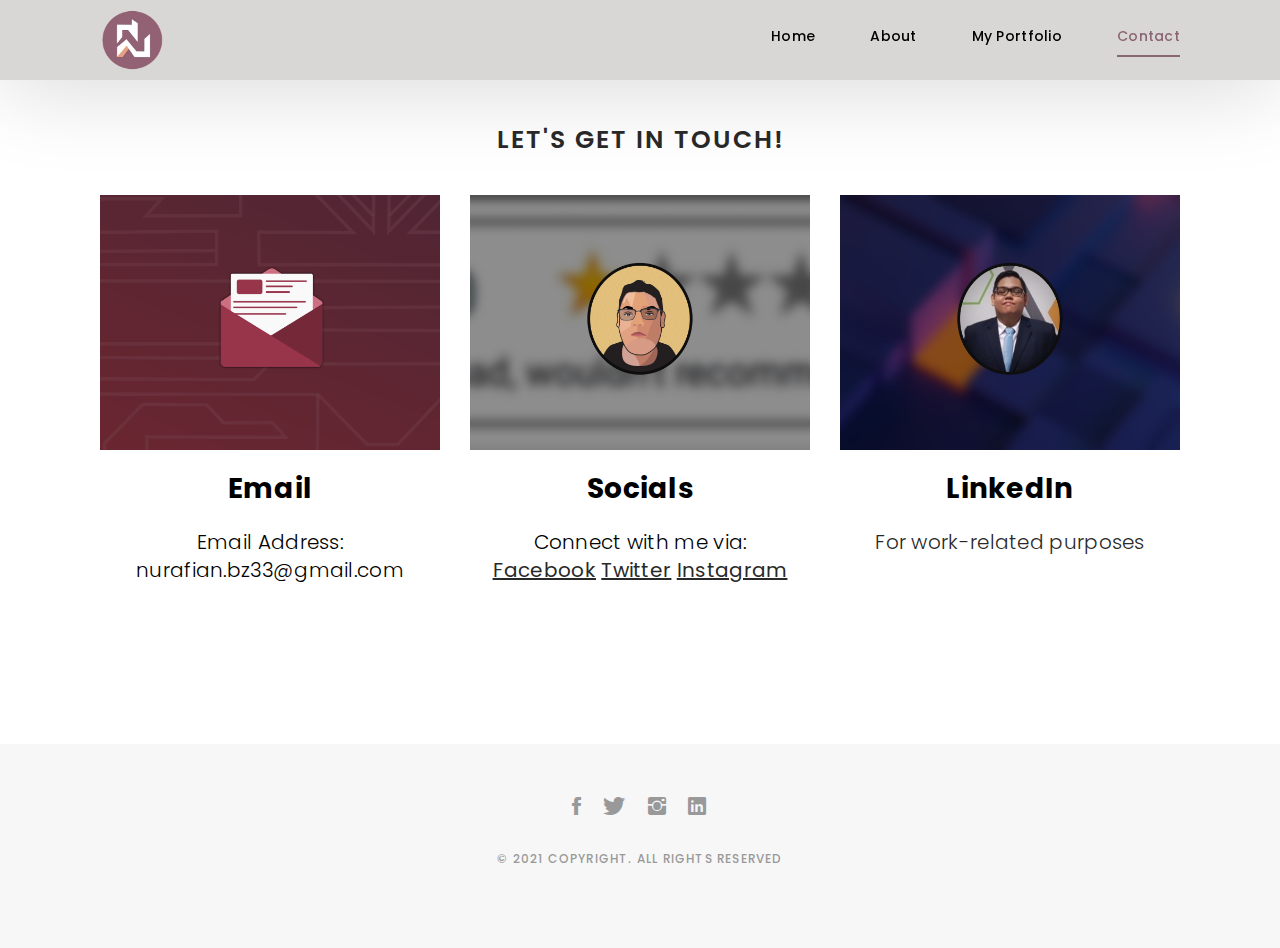
<file: contact.html>
<!DOCTYPE html>
<html lang="en">

<head>
    <!-- meta -->
    <meta charset="utf-8">
    <meta content="width=device-width, initial-scale=1.0" name="viewport">

    <title>Nurafian Z | Home</title>
    <meta content="" name="keywords">
    <meta content="" name="description">

    <!-- Google Fonts -->
    <link href="https://fonts.googleapis.com/css?family=Poppins:300,300i,400,400i,500,500i,600,600i,700,700i"
        rel="stylesheet">

    <!-- Social Sharing Metadata -->
    <meta property="og:title" content="Nurafian Zulkifli">
    <meta property="og:description" content="I am 21 years old, and currently studying in Singapore Polytechnic. My
    interest mostly revolves around Smartphones or Mobile Gadgets.">
    <meta property="og:image" content="https://nurafianzulkifli.github.io/personal/images/share.png">

    <!-- Bootstrap CSS File -->
    <link href="lib/bootstrap/css/bootstrap.min.css" rel="stylesheet">

    <!-- Libraries CSS Files -->
    <link href="lib/ionicons/css/ionicons.min.css" rel="stylesheet">
    <link href="lib/owlcarousel/assets/owl.carousel.min.css" rel="stylesheet">
    <link href="lib/magnific-popup/magnific-popup.css" rel="stylesheet">
    <link href="lib/hover/hover.min.css" rel="stylesheet">

    <!-- Main Stylesheet File -->
    <link href="css/index.css" rel="stylesheet">

    <!-- Responsive css -->
    <link href="css/index_responsive.css" rel="stylesheet">

    <!-- Favicon -->
    <link rel="shortcut icon" href="images/favicon.png">

    <!-- JavaScript Libraries -->
    <script src="lib/jquery/jquery.min.js"></script>
    <script src="lib/jquery/jquery-migrate.min.js"></script>
    <script src="lib/typed/typed.js"></script>
    <script src="lib/bootstrap/js/bootstrap.bundle.min.js"></script>
    <script src="lib/owlcarousel/owl.carousel.min.js"></script>
    <script src="lib/magnific-popup/magnific-popup.min.js"></script>
    <script src="lib/isotope/isotope.pkgd.min.js"></script>

    <!-- Local JavaScript File -->
    <script src="js/index.js"></script>
</head>

<body>

    <!-- Start of NavBar -->
    <nav id="main-nav">
        <div class="row">
            <div class="container">

                <div class="logo">
                    <a href="index.html"><img src="images/Logo.png" alt="logo"></a>
                </div>

                <div class="responsive"><i data-icon="m" class="ion-navicon-round"></i></div>

                <ul class="nav-menu list-unstyled">
                    <li><a href="index.html">Home</a></li>
                    <li><a href="about.html">About</a></li>
                    <li><a href="index.html#portfolio">My Portfolio</a></li>
                    <li><a href="contact.html" class="menu-active">Contact</a></li>
                </ul>

            </div>
        </div>
    </nav>
    <!-- End of NavBar -->



    <!-- Start of Portfolio -->
    <div id="portfolio" class="text-center paddsection">

        <div class="container">
            <div class="section-title text-center">
                <h2>Let's get in touch!</h2>
            </div>
        </div>

        <div class="container">
            <div class="row">
                <div class="col-md-12">

                    <div class="portfolio-container">

                        <div class="col-lg-4 col-md-6 portfolio-thumbnail">
                            <a href="mailto:nurafian.bz33@gmail.com">
                                <img src="images/contact/email.png" alt="img">
                                <p class="p-heading">Email</p>
                                <p class="p-subheading">Email Address: nurafian.bz33@gmail.com</p>
                            </a>
                        </div>

                        <div class="col-lg-4 col-md-6 portfolio-thumbnail">
                                <img src="images/contact/fb.png" alt="img">
                                <p class="p-heading">Socials</p>
                                <p class="p-subheading">Connect with me via: <br>
                                    <a href="https://www.facebook.com/Gumokz"><b><u>Facebook</u></b></a>
                                    <a href="https://twitter.com/_nrf_z"><b><u>Twitter</u></b></a>
                                    <a href="https://www.instagram.com/nrfz._"><b><u>Instagram</u></b></a>
                                </p>
                        </div>

                        <div class="col-lg-4 col-md-6 portfolio-thumbnail">
                            <a href="https://www.linkedin.com/in/nurafian-zulkifli">
                                <img src="images/contact/linkedin.png" alt="img">
                                <p class="p-heading">LinkedIn</p>
                                <p class="p-subheading">For work-related purposes
                            </a>
                        </div>
                    </div>
                </div>
            </div>
        </div>

    </div>
    <!-- End of Portfolio -->


    <!-- Start of Footer -->
    <div id="footer" class="text-center">
        <div class="container">
            <div class="socials-media text-center">

                <ul class="list-unstyled">
                    <li><a href="https://www.facebook.com/Gumokz"><i class="ion-social-facebook"></i></a></li>
                    <li><a href="https://twitter.com/_nrf_z"><i class="ion-social-twitter"></i></a></li>
                    <li><a href="https://www.instagram.com/nrfz._"><i class="ion-social-instagram"></i></a></li>
                    <li><a href="https://www.linkedin.com/in/nurafian-zulkifli"><i class="ion-social-linkedin"></i></a>
                    </li>
                </ul>

            </div>

            <p>&copy; 2021 Copyright. All rights reserved</p>
        </div>
    </div>
    <!-- End of Footer -->

</body>

</html>

<!-- Last Updated: 1 Mar 2020 -->
</file>
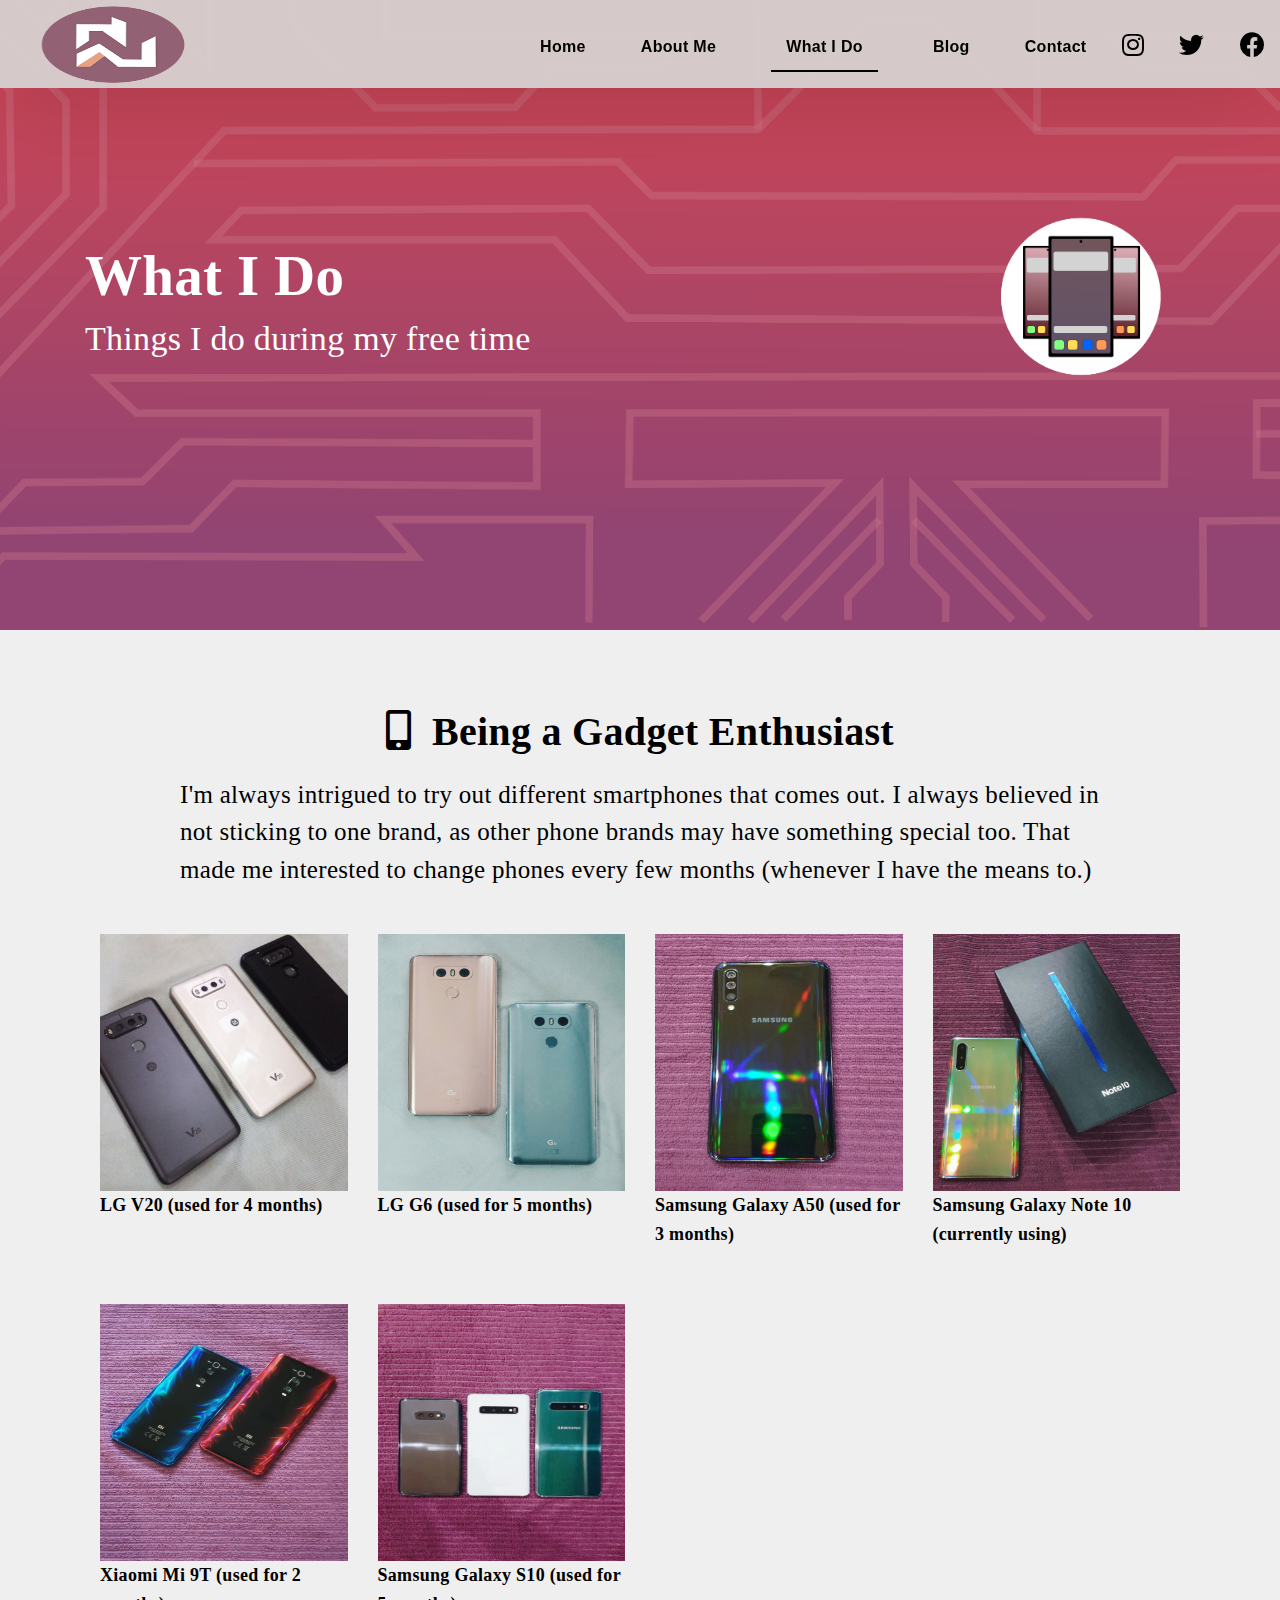
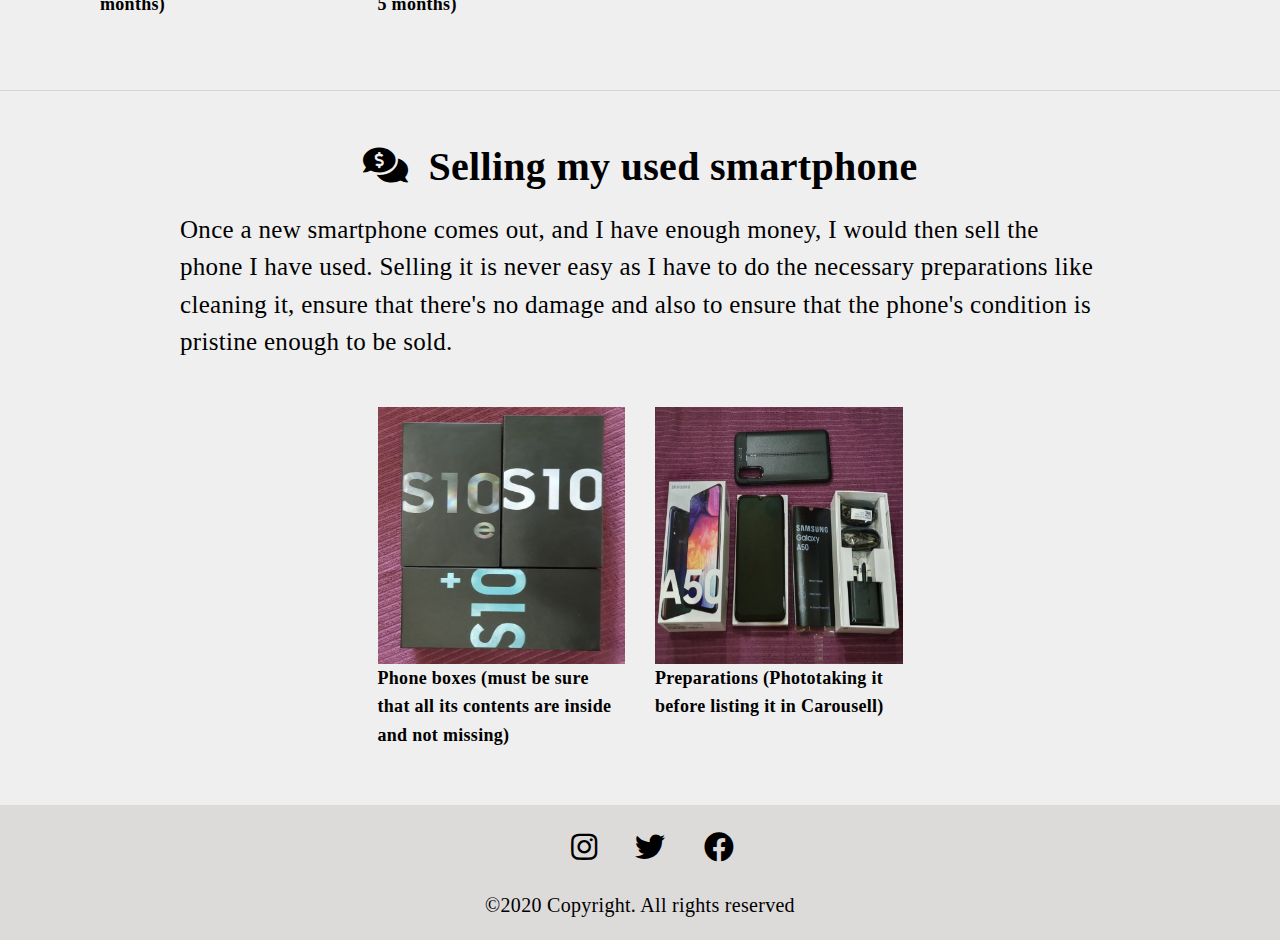
<file: what-i-do.html>
<!DOCTYPE html>
<html>

<head>
  <!-- Title, FavIcon -->
  <title> What I Do | Nurafian Zulkifli</title>
  <link rel="shortcut icon" type="image/x-icon" href="images/FavIco.ico">
  <link rel="stylesheet" href="https://use.fontawesome.com/releases/v5.12.0/css/all.css">


  <!-- JQuery JS -->
  <script src="js/jquery/jquery-3.4.1.js"></script>


  <!-- Bootstrap JS -->
  <script src="js/bootstrap/bootstrap.js"></script>

  <!-- JS -->
  <script src="js/main.js"></script>

  <!-- Metas -->
  <meta charset="utf-8">
  <meta name="viewport" content="width=device-width, initial-scale=1">

  <!-- Bootstrap CSS File -->
  <link href="css/bootstrap/bootstrap.css" rel="stylesheet">

  <!-- CSS -->
  <link rel="stylesheet" type="text/css" href=css/what-i-do.css>

</head> 
  
  <body>
  <!-- Navigation Bar -->
  <nav id="main-nav">
    <div class="row">
      <div class="container-nz">

        <div class="logo">
          <a href="index.html"><img src="images/Logo.png" alt="logo"></a>
        </div>

        <div class="responsive"><i class="fas fa-bars"></i></div>

        <ul class="nav-menu list-unstyled">
          <li><a href="index.html" class="menu">Home</a></li>
          <li><a href="about-me.html" class="menu">About Me</a></li>
          <li><a href="what-i-do.html" class="menu-active">What I do</a></li>
          <li><a href="blog.html" class="menu">Blog</a></li>
          <li><a href="contact.html" class="menu">Contact</a></li>
          <li class="socials"><a href="https://www.instagram.com/nrfz._/" class="ig">
              <i class="fab fa-instagram"></i></li>
          <li class="socials"><a href="https://twitter.com/_nrf_z" class="twt">
              <i class="fab fa-twitter"></i></a></li>
          <li class="socials"><a href="https://www.facebook.com/Gumokz" class="fb">
              <i class="fab fa-facebook"></i></a></li>
        </ul>

      </div>
    </div>
  </nav>


  <!-- Header -->
  <div id="header" class="home">

    <div class="container">
      <div class="header-content">
        <h1>What I Do </h1>
        <p> Things I do during my free time
        </p>
      </div>

    </div>
  </div>


  <!-- Education Timeline -->
  <div id="about" class="paddsection">
    <div class="container">
      <div class="row justify-content-center">

        <div class="col-lg-10">

          <p class="p-heading"> <i class="fas fa-mobile-alt"></i>&nbsp;&nbsp;Being a Gadget Enthusiast </p>
          <p class="separator-description">I'm always intrigued to try out different smartphones that comes out. I always believed in not sticking to one brand, as other phone brands may have
            something special too. That made me interested to change phones every few months (whenever I have the means to.)
          </p>

        </div>
      </div>

      <!-- Page Content -->
      <div class="container page-top">
        <div class="row">


          <div class="col-lg-3 col-md-4 col-xs-6 thumb">
            <a href="./images/What-I-Do-Page/IMG1.jpg" class="fancybox" rel="ligthbox">
              <img src="./images/What-I-Do-Page/IMG1.jpg" class="zoom img-fluid" alt="">
            </a>
            <figcaption>LG V20 (used for 4 months)</figcaption>
          </div>
          <div class="col-lg-3 col-md-4 col-xs-6 thumb">
            <a href="./images/What-I-Do-Page/IMG2.jpg" class="fancybox" rel="ligthbox">
              <img src="./images/What-I-Do-Page/IMG2.jpg" class="zoom img-fluid" alt="">
            </a>
            <figcaption>LG G6 (used for 5 months)</figcaption>
          </div>

          <div class="col-lg-3 col-md-4 col-xs-6 thumb">
            <a href="./images/What-I-Do-Page/IMG3.jpg" class="fancybox" rel="ligthbox">
              <img src="./images/What-I-Do-Page/IMG3.jpg" class="zoom img-fluid" alt="">
            </a>
            <figcaption>Samsung Galaxy A50 (used for 3 months)</figcaption>
          </div>


          <div class="col-lg-3 col-md-4 col-xs-6 thumb">
            <a href="./images/What-I-Do-Page/IMG5.jpg" class="fancybox" rel="ligthbox">
              <img src="./images/What-I-Do-Page/IMG5.jpg" class="zoom img-fluid" alt="">
            </a>
            <figcaption>Samsung Galaxy Note 10 (currently using)</figcaption>
          </div>

          <div class="col-lg-3 col-md-4 col-xs-6 thumb">
            <a href="./images/What-I-Do-Page/IMG6.jpg" class="fancybox" rel="ligthbox">
              <img src="./images/What-I-Do-Page/IMG6.jpg" class="zoom img-fluid" alt="">
            </a>
            <figcaption>Xiaomi Mi 9T (used for 2 months)</figcaption>
          </div>

          <div class="col-lg-3 col-md-4 col-xs-6 thumb">
            <a href="./images/What-I-Do-Page/IMG7.jpg" class="fancybox" rel="ligthbox">
              <img src="./images/What-I-Do-Page/IMG7.jpg" class="zoom img-fluid" alt="">
            </a>
            <figcaption>Samsung Galaxy S10 (used for 5 months)</figcaption>
          </div>
        </div>
      </div>
    </div>

<hr>
<br>

    <div class="container">
      <div class="row justify-content-center">

        <div class="col-lg-10">

          <p class="p-heading"><i class="fas fa-comments-dollar"></i>&nbsp;&nbsp;Selling my used smartphone </p>
          <p class="separator-description">Once a new smartphone comes out, and I have enough money, I would then 
            sell the phone I have used. Selling it is never easy as I have to do the necessary preparations like
            cleaning it, ensure that there's no damage and also to ensure that the phone's condition is pristine 
            enough to be sold.
          </p>

        </div>
      </div>

      <!-- vv -->
      <!-- Page Content -->
      <div class="container page-top">
        <div class="row justify-content-center">


          <div class="col-lg-3 col-md-4 col-xs-6 thumb">
            <a href="./images/What-I-Do-Page/IMG4.jpg" class="fancybox" rel="ligthbox">
              <img src="./images/What-I-Do-Page/IMG4.jpg" class="zoom img-fluid" alt="">
            </a>
            <figcaption>Phone boxes (must be sure that all its contents are inside and not missing)</figcaption>
          </div>
          <div class="col-lg-3 col-md-4 col-xs-6 thumb">
            <a href="./images/What-I-Do-Page/IMG8.jpg" class="fancybox" rel="ligthbox">
              <img src="./images/What-I-Do-Page/IMG8.jpg" class=" img-fluid" alt="">
            </a>
            <figcaption>Preparations (Phototaking it before listing it in Carousell)</figcaption>
          </div>
        </div>
      </div>
    </div>


    <!-- Footer -->
    <footer class="page-footer pt-4">

      <!-- Footer Elements -->
      <div class="container">

        <!-- Social buttons -->
        <ul class="list-unstyled list-inline text-center">
          <li class="list-inline-item">
            <a href="https://www.instagram.com/nrfz._/" class="footer-social">
              <i class="fab fa-instagram"> </i>
            </a>
          </li>
          <li class="list-inline-item">
            <a href="https://twitter.com/_nrf_z" class="footer-social">
              <i class="fab fa-twitter"></a></i>
          </li>
          <li class="list-inline-item">
            <a href="https://www.facebook.com/Gumokz" class="footer-social">
              <i class="fab fa-facebook"> </i>
            </a>
          </li>
        </ul>

      </div>

      <div class="footer-copyright text-center py-3">©2020 Copyright. All rights reserved
      </div>

    </footer>
    
    </body>
</html
</file>
<file: css/index.css>
/*-----------------------------------------------------------------------------------*/
/*  General Styling
/*-----------------------------------------------------------------------------------*/

html {
    scroll-behavior: smooth;
}

body {
    background: #ffffff;
    color: #898989;
    font-family: 'Poppins', Arial;
    font-size: 15px;
    font-weight: 300;
    line-height: 20px;
    letter-spacing: 0.02em;
    overflow-x: hidden;
    margin: 0 auto;
    padding: 0;
    box-sizing: border-box;
}

h1, h3, h5, h6 {
    margin: 0;
}

h2 {
    margin: 0;
    color: #292929;
    font-weight: 600;
}

h4 {
    margin: 0;
    color: #292929;
    font-size: 14px;
    font-weight: 600;
}

a {
    color: #292929;
    text-decoration: none !important;
    transition: all 0.5s ease-in-out 0s;
}

a:hover {
    transition: all 0.5s ease-in-out 0s;
    color:#de895e;
}

a.menu-active {
    text-decoration: none;
    color: #8a6573;
    padding-bottom: 11px;
    border-bottom: 2px solid #8a6573;
}

a:hover, a:focus {
    color: #de895e;
    text-decoration: underline;
}


nav ul li a {
    padding: 2px 0 0 0;
    position: relative;
    display: block;
    font-size: 12px;
    color: #999999;
    letter-spacing: 0.1em;
    font-weight: 500;
    line-height: 14px;
    text-transform: uppercase;
    transition: all 0.5s ease-in-out 0s;
}

p {
    margin: 25px 0;
    padding: 0;
    font-size: 15px;
    color: #999999;
    line-height: 28px;
}

.btn {
    background: #333;
    border: medium none;
    border-radius: 0;
    color: #fff;
    font-size: 12px;
    height: 50px;
    line-height: 50px;
    padding: 0 30px;
    text-transform: uppercase;
}

.btn:hover, .btn:focus {
    color: #fff;
}

.padDiv {
    padding: 30px 20px;
}

.section-title {
    margin-bottom: 40px;
}

.section-title h2 {
    font-size: 25px;
    letter-spacing: 2px;
    text-transform: uppercase;
}

.form-control {
    background-color: transparent;
    border: 1px solid #999;
    border-radius: 0;
    color: #999999;
    font-size: 12px;
    font-weight: 500;
    height: 50px;
    letter-spacing: 0.1em;
    padding-left: 10px;
    margin: 0 0 25px 0;
    line-height: 14px;
    text-transform: uppercase;
}

.form-control:focus {
    box-shadow: none;
    outline: 0 none;
}

.paddsection {
    padding-top: 125px;
    padding-bottom: 90px;
}

.paddsections {
    padding-top: 90px;
    padding-bottom: 90px !important;
}

.hvr-shutter-in-horizontal::before {
    background: #333;
}

.hvr-shutter-in-horizontal:hover {
    background: #b8a07e;
}

.mb-30 {
    margin-bottom: 30px;
}


/*-----------------------------------------------------------------------------------*/
/*  Navbar Top
/*-----------------------------------------------------------------------------------*/

nav {
    position: fixed;
    background: rgba(214, 211, 211, 0.931);
    z-index: 1000;
    width: 100%;
    padding: 10px;
    box-shadow: 0px 2px 92px 0px rgba(0, 0, 0, 0.18);
}

.nav-menu {
    float: right;
    line-height: 32px;
    margin-bottom: 0;
    padding-top: 16px;
}

nav ul li {
    float: left;
    margin-right: 15px;
    font-family: 'Poppins', sans-serif;
    font-size: 14px;
    margin-left: 40px;
}

nav ul li a {
    padding: 2px 0 0 0;
    position: relative;
    display: block;
    font-size: 14px;
    color: #000;
    font-family: 'Poppins', helvetica;
    font-weight: 500;
    line-height: 16px;
    text-transform: uppercase;
    letter-spacing: 0.02em;
    text-transform: capitalize;
}

.logo {
    float: left;
}

.logo img {
    width: 95px;
    height: 60px;
}

.responsive {
    display: none;
    font-size: 23px;
}

.active {
    color: #afafaf;
}


/*----------------------------------------------------------------------------------*/
/*  Header
/*-----------------------------------------------------------------------------------*/

#header {
    background: url("../images/header.png") repeat scroll center center / cover;
    height: 100vh;
    width: 100%;
}

#header .header-content {
    height: 100vh;
    text-align: left;
    width: 100%;
    display: flex;
    justify-content: center;
    flex-direction: column;
}

.header-content h1 {
    font-size: 40px;
    font-weight: 700;
    margin-bottom: 10px;
    text-transform: uppercase;
    color: #fff;
}

.header-content p {
    font-size: 13px;
    letter-spacing: 5px;
    margin-top: 0;
    margin-bottom: 30px;
    text-transform: capitalize;
    color: #fff;
    font-weight: 500;
}

.header-content .list-social li {
    float: left;
    margin-right: 20px;
}

.header-content .list-social li i {
    color: #fff;
    font-size: 15px;
}


/*-----------------------------------------------------------------------------------*/
/*  About
/*-----------------------------------------------------------------------------------*/

#about {
    width: 100%;
    height: auto;
    background: #f7f7f7;
    padding-top: 110px;
}

#about .div-img-bg {
    box-shadow: 0px 0px 85px 0px rgba(0, 0, 0, 0.144);
}

#about .div-img-bg .about-img img {
    width: 100%;
    height: 400px;
    object-fit: cover;
}

#about .about-descr .p-heading {
    font-family: 'Poppins', serif;
    font-size: 28px;
    text-align: left;
    font-weight: bold;
    color: #000;
}

#about .about-descr .separator {
    max-width: 80%;
    margin-bottom: 0;
    text-align: left;
    color: #000;
}

#about .btn-primary {
    background-color: #DE895E;
    width: 90%;
}


/*-----------------------------------------------------------------------------------*/
/*  Portfolio
/*-----------------------------------------------------------------------------------*/
.col-lg-4 {
    margin-bottom: 3%;
    transition: all 0.3s ease-out;
}

.col-lg-4:hover {
    transform: translateY(-5px) scale(1.005) translateZ(0);
    box-shadow: 0 24px 36px rgba(0, 0, 0, 0.11), 0 24px 46px var(--box-shadow-color);
}

#portfolio {
    position: relative;
    padding-bottom: 50px;
}

#portfolio .portfolio-list {
    margin-bottom: 50px;
}

#portfolio .portfolio-list .nav {
    display: inline-block;
    margin: 0;
}

#portfolio .portfolio-list .nav li {
    margin: 0 40px 0 0;
    float: left;
    font-size: 14px;
    color: #999999;
    line-height: 16px;
    cursor: pointer;
    font-family: 'Poppins', helvetica;
    font-weight: 500;
    letter-spacing: 0.02em;
    text-transform: capitalize;
    transition: all 0.5s ease-in-out 0s;
}

#portfolio .portfolio-list .nav li:hover, #portfolio .portfolio-list .nav li.filter-active {
    color: #de895e;
    transition: all 0.5s ease-in-out 0s;
}

#portfolio .portfolio-container {
    display: inline-block;
    margin-bottom: 50px;
    width: 100%;
}

.portfolio-thumbnail {
    margin-bottom: 30px;
    overflow: hidden;
    min-height: 260px;
}

.portfolio-thumbnail img {
    max-width: 100%;
}

.portfolio-thumbnail .p-heading {
    font-family: 'Poppins', serif;
    font-size: 28px;
    text-align: center;
    font-weight: bold;
    color: #000;
}

.portfolio-thumbnail .p-subheading {
    font-family: 'Poppins', serif;
    font-size: 20px;
    text-align: center;
    color: #000;
}


/*-----------------------------------------------------------------------------------*/
/*  Footer
/*-----------------------------------------------------------------------------------*/

#footer {
    background: #f7f7f7;
    padding-top: 50px;
    padding-bottom: 50px;
}

#footer .socials-media {
    width: 100%;
}

#footer .socials-media ul {
    display: inline-block;
    float: none;
    margin: 0 0 20px 0;
}

#footer .socials-media ul li {
    float: left;
    margin-left: 10px;
    margin-right: 10px;
}

#footer .socials-media ul li a {
    font-size: 24px;
    color: #999;
    letter-spacing: 0.1em;
    font-weight: 500;
    background: transparent;
    text-transform: uppercase;
    transition: all 0.5s ease-in-out 0s;
}

#footer .socials-media ul li a:hover {
    color: #de895e;

    transition: all 0.5s ease-in-out 0s;
}

#footer p {
    font-size: 12px;
    letter-spacing: 0.1em;
    font-weight: 500;
    margin-top: 0;
    text-transform: uppercase;
}

.credits {
    font-size: 13px;
}



/* 
    Last Updated: 15 November 2020
*/
</file>
<file: css/index_responsive.css>
/*-----------------------------------------------------------------------------------*/ 
/* Width between 1200x to 0
/*-----------------------------------------------------------------------------------*/ 

@media (min-width: 1200px) {}


/*-----------------------------------------------------------------------------------*/ 
/* Width between 992px to 1199px
/*-----------------------------------------------------------------------------------*/ 

@media (min-width: 992px) and (max-width: 1199px) {}


/*-----------------------------------------------------------------------------------*/ 
/* Width between 768px to 991px
/*-----------------------------------------------------------------------------------*/ 

@media (min-width: 768px) and (max-width: 991px) {
    /* Navbar */
    nav {
        padding: 10px 15px;
    }
    .nav-menu {
        margin-top: 40px;
        display: none;
        float: none;
        width: 100%;
    }
    .nav-menu li {
        float: none;
        width: 100%;
        text-align: center;
        line-height: 45px;
        margin-left: 0;
        padding-top: 10px;
        padding-bottom: 10px;
    }
    .responsive {
        float: right;
        padding-top: 15px;
        display: block;
    }

    /* About */
    .head-info .header-content .cmaster h1 {
        font-size: 32px;
    }
    #about .div-img-bg {
        padding: 0;
    }
    #about .div-img-bg .about-img img {
        margin-top: 0%;
        margin-left: calc(0% - 0px);
    }
    #about .about-descr .p-heading {
        font-size: 20px;
        text-align: center;
    }
    #about .about-descr .separator {
        max-width: 100%;
        margin-bottom: 0;
    }
    #about .btn-primary {
        width: 100%;
    }
    
    /* portfolio */
    #portfolio .portfolio-list .nav li {
        float: none;
        margin: 20px;
        display: inline-block;
    }

    /* Footer */
    #footer .socials-media ul li {
        margin-right: 0;
        margin-left: 0;
        float: none;
        display: inline-block;
    }
}


/*-----------------------------------------------------------------------------------*/ 
/* Width between 767px to 0
/*-----------------------------------------------------------------------------------*/ 

@media (max-width: 767px) {
    /* Navbar */
    nav {
        padding: 20px 15px;
    }
    .nav-menu {
        margin-top: 40px;
        display: none;
        float: none;
        width: 100%;
    }
    .nav-menu li {
        float: none;
        width: 100%;
        text-align: center; 
        line-height: 45px;
        margin-left: 0;
        padding-top: 10px;
        padding-bottom: 10px;
    }
    .responsive {
        float: right;
        padding-top: 15px;
        display: block;
    }

    /* Header */
    #header {
        background: url("../images/header-600.png") repeat scroll center center / cover;
        height: 100vh;
        width: 100%;
    }
    #header .header-content {
        height: 80vh;
    }
    .header-content h1 {
        font-size: 36px;
    }

    /* About */
    .head-info .header-content h1 {
        font-size: 32px;
    }
    #about .div-img-bg {
        padding: 0;
    }
    #about .div-img-bg .about-img img {
        margin-top: 0%;
        margin-left: calc(0% - 0px);
    }
    #about .about-descr .p-heading {
        font-size: 20px;
        text-align: center;
    }
    #about .about-descr .separator {
        max-width: 100%;
        margin-bottom: 0;
    }
    #about .btn-primary {
        width: 100%;
    }

    /* portfolio */
    #portfolio .portfolio-list .nav li {
        float: none;
        margin: 20px;
        display: inline-block;
    }

    /* Footer */
    #footer .socials-media ul li {
        margin-right: 0;
        margin-left: 0;
        float: none;
        display: inline-block;
    }
}


/*-----------------------------------------------------------------------------------*/ 
/* Width between 600px to 0
/*-----------------------------------------------------------------------------------*/ 

@media (max-width: 600px) {
    /* Navbar */
    nav {
        padding-top: 19px;
        padding-right: 40px;
        padding-bottom: 19px;
        padding-left: 30px;
    }
    .nav-menu {
        margin-top: 40px;
        display: none;
        float: none;
        width: 100%;
    }
    .nav-menu li {
        float: none;
        width: 100%;
        text-align: center;
        line-height: 45px;
        margin-left: 0;
        padding-top: 10px;
        padding-bottom: 10px;
    }
    .responsive {
        float: right;
        padding-top: 15px;
        display: block;
    }
    /*  */
    #header {
        background: url("../images/header-600.png") repeat scroll center center / cover;
        height: 100vh;
        width: 100%;
    }
    #header .header-content {
        height: 80vh;
    }
    .header-content h1 {
        font-size: 26px;
    }
    /* About */
    .head-info .header-content h1 {
        font-size: 32px;
    }
    #about .div-img-bg {
        padding: 0;
    }
    #about .div-img-bg .about-img img {
        margin-top: 0%;
        margin-left: calc(0% - 0px);
    }
    .col-lg-7 {
        margin-top: 5%;
    }
    #about .about-descr .p-heading {
        font-size: 20px;
        text-align: center;
    }
    #about .about-descr .separator {
        max-width: 100%;
        margin-bottom: 0;
    }
    /* portfolio */
    #portfolio .portfolio-list .nav li {
        float: none;
        margin: 10px;
        display: inline-block;
    }
    /* journal */
    #journal .journal-block .journal-info {
        margin-bottom: 30px;
    }
    /* Contact */
    .contact-contact {
        margin-bottom: 30px;
    }
    /* Footer */
    #footer .socials-media ul li {
        margin-right: 0;
        margin-left: 0;
        float: none;
        display: inline-block;
    }
}


/*-----------------------------------------------------------------------------------*/ 
/* Width between 480px to 0
/*-----------------------------------------------------------------------------------*/ 

@media (max-width: 480px) {
    /* Navbar */
    nav {
        padding: 20px 15px;
    }
    .nav-menu {
        margin-top: 40px;
        display: none;
        float: none;
        width: 100%;
    }
    .nav-menu li {
        float: none;
        width: 100%;
        text-align: center;
        line-height: 45px;
        margin-left: 0;
        padding-top: 10px;
        padding-bottom: 10px;
    }
    .responsive {
        float: right;
        padding-top: 15px;
        display: block;
    }

    /* About */
    .head-info .header-content h1 {
        font-size: 32px;
    }
    #about .div-img-bg {
        padding: 0;
    }
    #about .div-img-bg .about-img img {
        margin-top: 0%;
        margin-left: calc(0% - 0px);
    }
    #about .about-descr .p-heading {
        font-size: 20px;
        text-align: center;
    }
    #about .about-descr .separator {
        max-width: 100%;
        margin-bottom: 0;
    }

    /* Portfolio */
    #portfolio .portfolio-list .nav li {
        float: none;
        margin: 20px;
    }

    /* Footer */
    #footer .socials-media ul li {
        margin-right: 0;
        margin-left: 0;
        float: none;
        display: inline-block;
    }
}


/*-----------------------------------------------------------------------------------*/ 
/* Width between 320px to 0
/*-----------------------------------------------------------------------------------*/ 

@media (max-width: 320px) {
    /* Navbar */
    nav {
        padding: 20px 15px;
    }
    .nav-menu {
        margin-top: 40px;
        display: none;
        float: none;
        width: 100%;
    }
    .nav-menu li {
        float: none;
        width: 100%;
        text-align: center;
        line-height: 45px;
        margin-left: 0;
        padding-top: 10px;
        padding-bottom: 10px;
    }
    .responsive {
        float: right;
        padding-top: 15px;
        display: block;
    }

    /* About */
    .head-info .header-content h1 {
        font-size: 32px;
    }
    #about .div-img-bg {
        padding: 0;
    }
    #about .div-img-bg .about-img img {
        margin-top: 0%;
        margin-left: calc(0% - 0px);
    }
    #about .about-descr .p-heading {
        font-size: 20px;
        text-align: center;
    }
    #about .about-descr .separator {
        max-width: 100%;
        margin-bottom: 0;
    }

    /* Portfolio */
    #portfolio .portfolio-list .nav li {
        float: none;
        margin: 20px;
    }

    /* Footer */
    #footer .socials-media ul li {
        margin-right: 0;
        margin-left: 0;
        float: none;
        display: inline-block;
    }
    /* Single page */
    .entry-comments-body span {
        display: inline-block;
        margin-right: 0;
    }
}


/* 
    Last Updated: 29 November 2020
*/
</file>
<file: css/about.css>
/*-----------------------------------------------------------------------------------*/
/*  General Styling
/*-----------------------------------------------------------------------------------*/

html {
    scroll-behavior: smooth;
}

body {
    background: #ffffff;
    color: #898989;
    font-family: 'Poppins', Arial;
    font-size: 15px;
    font-weight: 300;
    line-height: 20px;
    letter-spacing: 0.02em;
    overflow-x: hidden;
    margin: 0 auto;
    padding: 0;
    box-sizing: border-box;
}

h1, h3, h5, h6 {
    margin: 0;
}

h2 {
    margin: 0;
    color: #292929;
    font-weight: 600;
}

h4 {
    margin: 0;
    color: #292929;
    font-size: 14px;
    font-weight: 600;
}

a {
    color: #292929;
    text-decoration: none !important;
    transition: all 0.5s ease-in-out 0s;
}

a:hover {
    transition: all 0.5s ease-in-out 0s;
}

a.menu-active {
    text-decoration: none;
    color: #8a6573;
    padding-bottom: 11px;
    border-bottom: 2px solid #8a6573;
}

a:hover, a:focus {
    color: #de895e;
    text-decoration: underline;
}

nav ul li a {
    padding: 2px 0 0 0;
    position: relative;
    display: block;
    font-size: 12px;
    color: #999999;
    letter-spacing: 0.1em;
    font-weight: 500;
    line-height: 14px;
    text-transform: uppercase;
    transition: all 0.5s ease-in-out 0s;
}

p {
    margin: 25px 0;
    padding: 0;
    font-size: 15px;
    color: #ffffff;
    line-height: 28px;
}

.padDiv {
    padding: 30px 20px;
}

.section-title {
    margin-bottom: 40px;
}

.section-title h2 {
    font-size: 25px;
    letter-spacing: 2px;
    text-transform: uppercase;
}

.form-control {
    background-color: transparent;
    border: 1px solid #999;
    border-radius: 0;
    color: #999999;
    font-size: 12px;
    font-weight: 500;
    height: 50px;
    letter-spacing: 0.1em;
    padding-left: 10px;
    margin: 0 0 25px 0;
    line-height: 14px;
    text-transform: uppercase;
}

.form-control:focus {
    box-shadow: none;
    outline: 0 none;
}

.paddsection {
    padding-top: 90px;
    padding-bottom: 90px;
}

.paddsections {
    padding-top: 90px;
    padding-bottom: 90px !important;
}

.hvr-shutter-in-horizontal::before {
    background: #333;
}

.hvr-shutter-in-horizontal:hover {
    background: #de895e;
}

.mb-30 {
    margin-bottom: 30px;
}

/*-----------------------------------------------------------------------------------*/
/*  Navbar Top
/*-----------------------------------------------------------------------------------*/

.container {
    padding-right:15px;
}

nav {
    position: fixed;
    background: rgba(214, 211, 211, 0.931);
    z-index: 1000;
    width: 100%;
    padding: 10px;
    box-shadow: 0px 2px 92px 0px rgba(0, 0, 0, 0.18);
}

.nav-menu {
    float: right;
    line-height: 32px;
    margin-bottom: 0;
    padding-top: 16px;
}

nav ul li {
    float: left;
    margin-right: 15px;
    font-family: 'Poppins', sans-serif;
    font-size: 14px;
    margin-left: 40px;
}

nav ul li a {
    padding: 2px 0 0 0;
    position: relative;
    display: block;
    font-size: 14px;
    color: #000;
    font-family: 'Poppins', helvetica;
    font-weight: 500;
    line-height: 16px;
    text-transform: uppercase;
    letter-spacing: 0.02em;
    text-transform: capitalize;
}

.logo {
    float: left;
}

.logo img {
    width: 95px;
    height: 60px;
}

.responsive {
    display: none;
    font-size: 23px;
}

.active {
    color: #afafaf;
}

/*-----------------------------------------------------------------------------------*/
/*  Timeline
/*-----------------------------------------------------------------------------------*/

.page-header {
    margin-top: 10%;
}

h1#timeline {
    color: #000000;
    font-weight: bold;
}

p#subtitle {
    color: #000000;
    margin-top: 1%;
}

h3#timeline {
    padding-left: 20px;
    padding-top: 0px;
    color: #ffffff;
    font-weight: bold;
    font-size: 20px;
}

.timeline {
    list-style: none;
    padding-left: 15px;
    padding-right: 15px;
    position: relative;
}

.timeline:before {
    top: 0;
    bottom: 0;
    position: absolute;
    content: " ";
    width: 3px;
    background-color: #eeeeee;
    left: 50%;
    margin-left: -1.5px;
}

.timeline li {
    margin-bottom: 20px;
    position: relative;
}

.timeline li:before, .timeline li:after {
    content: " ";
    display: table;
}

.timeline li:after {
    clear: both;
}

.timeline li:before, .timeline li:after {
    content: " ";
    display: table;
}

.timeline li:after {
    clear: both;
}

.timeline li .timeline-panel {
    width: 46%;
    float: left;
    border: 1px solid #d4d4d4;
    background-color: #ea4646;
    position: relative;
    -webkit-box-shadow: 0 1px 6px rgba(0, 0, 0, 0.175);
    box-shadow: 0 1px 6px rgba(0, 0, 0, 0.175);
}

.timeline li .timeline-panel:before {
    position: absolute;
    top: 26px;
    right: -15px;
    display: inline-block;
    border-top: 15px solid transparent;
    border-left: 15px solid #ccc;
    border-right: 0 solid #ccc;
    border-bottom: 15px solid transparent;
    content: " ";
}

.timeline li .timeline-panel:after {
    position: absolute;
    top: 27px;
    right: -14px;
    display: inline-block;
    border-top: 14px solid transparent;
    border-left: 14px solid #ea4646;
    border-right: 0 solid #797979;
    border-bottom: 14px solid transparent;
    content: " ";
}

.timeline li .timeline-badge {
    color: #fff;
    width: 24px;
    height: 24px;
    line-height: 50px;
    font-size: 1.4em;
    text-align: center;
    position: absolute;
    top: 16px;
    left: 50%;
    margin-left: -12px;
    z-index: 100;
}

.timeline li.timeline-inverted .timeline-panel {
    float: right;
    background-color: #797979;
}

.timeline li.timeline-inverted .timeline-panel:before {
    border-left-width: 0;
    border-right-width: 15px;
    left: -15px;
    right: auto;
}

.timeline li.timeline-inverted .timeline-panel:after {
    border-left-width: 0;
    border-right-width: 14px;
    left: -14px;
    right: auto;
}

.timeline-badge a {
    color: #C5C7C5 !important;
}

.timeline-badge a:hover {
    color: #FF531F !important;
}

.timeline-title {
    margin-top: 0;
    color: inherit;
}

.timeline-body p, .timeline-body ul {
    padding: 20px;
    margin-top: 0px;
    margin-bottom: 0;
}

.timeline-body p+p {
    margin-top: 5px;
}

.timeline-footer {
    padding: 20px;
    background-color: #f4f4f4;
}

.timeline-footer a {
    cursor: pointer;
    text-decoration: none;
}

.tooltip {
    position: absolute;
    z-index: 1020;
    display: block;
    visibility: visible;
    padding: 5px;
    font-size: 11px;
    opacity: 0;
    filter: alpha(opacity=0);
}

.tooltip.top {
    margin-top: -2px;
}

.tooltip.right {
    margin-left: 2px;
}

.tooltip.bottom {
    margin-top: 2px;
}

.tooltip.left {
    margin-left: -2px;
}

.tooltip.top .tooltip-arrow {
    bottom: 0;
    left: 0;
    margin-left: 0;
    border-left: 0 solid transparent;
    border-right: 5px solid transparent;
    border-top: 0 solid #000;
}

.tooltip.left .tooltip-arrow {
    bottom: 0;
    left: 0;
    margin-left: 0;
    border-left: 0 solid transparent;
    border-right: 5px solid transparent;
    border-top: 0 solid #000;
}

.tooltip.bottom .tooltip-arrow {
    bottom: 0;
    left: 0;
    margin-left: 0;
    border-left: 0 solid transparent;
    border-right: 5px solid transparent;
    border-top: 0 solid #000;
}

.tooltip.right .tooltip-arrow {
    bottom: 0;
    left: 0;
    margin-left: 0;
    border-left: 0 solid transparent;
    border-right: 5px solid transparent;
    border-top: 0 solid #000;
}

.tooltip-inner {
    width: 200px;
    padding: 3px 8px;
    color: #fff;
    text-align: center;
    text-decoration: none;
    background-color: #FF531F;
    -webkit-border-radius: 0px;
    -moz-border-radius: 0px;
    border-radius: 0px;
}

.tooltip-arrow {
    position: absolute;
    width: 0;
    height: 0;
}

.img-footer {
    width: 180px;
}

/*-----------------------------------------------------------------------------------*/
/*  Achievements
/*-----------------------------------------------------------------------------------*/


.col-lg-4 {
    margin-bottom: 3%;
    transition: all 0.3s ease-out;
}

.col-md-12{
    padding-right: 10px;
}

.col-lg-4:hover {
    transform: translateY(-5px) scale(1.005) translateZ(0);
    box-shadow: 0 24px 36px rgba(0, 0, 0, 0.11), 0 24px 46px var(--box-shadow-color);
}

#achievements {
    position: relative;
    padding-bottom: 50px;
}

#achievements .achievements-list {
    margin-bottom: 50px;
}

#achievements .achievements-list .nav {
    display: inline-block;
    margin: 0;
}

#achievements .achievements-list .nav li {
    margin: 0 20px 0 0;
    float: left;
    font-size: 14px;
    color: #999999;
    line-height: 16px;
    cursor: pointer;
    font-family: 'Poppins', helvetica;
    font-weight: 500;
    letter-spacing: 0.02em;
    text-transform: capitalize;
    transition: all 0.5s ease-in-out 0s;
}

#achievements .achievements-list .nav li:hover, #achievements .achievements-list .nav li.filter-active {
    color: #de895e;
    transition: all 0.5s ease-in-out 0s;
}

#achievements .achievements-container {
    display: inline-block;
    margin-bottom: 50px;
    width: 100%;
}

.achievements-thumbnail {
    margin-bottom: 30px;
    overflow: hidden;
    min-height: 260px;
}

.achievements-thumbnail img {
    max-width: 100%;
}

/*-----------------------------------------------------------------------------------*/
/*  Footer
/*-----------------------------------------------------------------------------------*/

#footer {
    background: #f7f7f7;
    padding-top: 50px;
    padding-bottom: 50px;
}

#footer .socials-media {
    width: 100%;
}

#footer .socials-media ul {
    display: inline-block;
    float: none;
    margin: 0 0 20px 0;
}

#footer .socials-media ul li {
    float: left;
    margin-left: 10px;
    margin-right: 10px;
}

#footer .socials-media ul li a {
    font-size: 24px;
    color: #999;
    letter-spacing: 0.1em;
    font-weight: 500;
    background: transparent;
    text-transform: uppercase;
    -moz-transition: all 0.5s ease-in-out 0s;
    -ms-transition: all 0.5s ease-in-out 0s;
    -o-transition: all 0.5s ease-in-out 0s;
    -webkit-transition: all 0.5s ease-in-out 0s;
    transition: all 0.5s ease-in-out 0s;
}

#footer .socials-media ul li a:hover {
    color: #de895e;
    -moz-transition: all 0.5s ease-in-out 0s;
    -ms-transition: all 0.5s ease-in-out 0s;
    -o-transition: all 0.5s ease-in-out 0s;
    -webkit-transition: all 0.5s ease-in-out 0s;
    transition: all 0.5s ease-in-out 0s;
}

#footer p {
    font-size: 12px;
    letter-spacing: 0.1em;
    font-weight: 500;
    margin-top: 0;
    text-transform: uppercase;
    color: #868686;
}

.credits {
    font-size: 13px;
}


/* 
    Last Updated: 5 Jan 2021
*/
</file>
<file: css/about_responsive.css>
/*-----------------------------------------------------------------------------------*/ 
/*  Width between 1200x to 0
/*-----------------------------------------------------------------------------------*/

@media (min-width: 1200px) {}


/*-----------------------------------------------------------------------------------*/  
/*  Width between 992px to 1199px
/*-----------------------------------------------------------------------------------*/ 

@media (min-width: 992px) and (max-width: 1199px) {
    h1#timeline {
        padding-top: 2%;
    }
}


/*-----------------------------------------------------------------------------------*/ 
/* Width between 768px to 991px
/*-----------------------------------------------------------------------------------*/ 

@media (min-width: 768px) and (max-width: 991px) {
    /* Navbar */
    nav {
        padding: 10px 15px;
    }
    .nav-menu {
        margin-top: 40px;
        display: none;
        float: none;
        width: 100%;
    }
    .nav-menu li {
        float: none;
        width: 100%;
        text-align: center;
        line-height: 45px;
        margin-left: 0;
        padding-top: 10px;
        padding-bottom: 10px;
    }
    .responsive {
        float: right;
        padding-top: 15px;
        display: block;
    }

    /* Timeline */
    h1#timeline {
        padding-top: 5%;
    }

    /* achievements*/
    #achievements.achievements-list .nav li {
        float: none;
        margin: 20px;
        display: inline-block;
    }
    /* Footer */
    #footer .socials-media ul li {
        margin-right: 0;
        margin-left: 0;
        float: none;
        display: inline-block;
    }
}


/*-----------------------------------------------------------------------------------*/ 
/* Width between 767px to 0
/*-----------------------------------------------------------------------------------*/ 

@media (max-width: 767px) {
    /* Navbar */
    nav {
        padding: 20px 15px;
    }
    .nav-menu {
        margin-top: 40px;
        display: none;
        float: none;
        width: 100%;
    }
    .nav-menu li {
        float: none;
        width: 100%;
        text-align: center;
        line-height: 45px;
        margin-left: 0;
        padding-top: 10px;
        padding-bottom: 10px;
    }
    .responsive {
        float: right;
        padding-top: 15px;
        display: block;
    }

    /* Timeline */
    h1#timeline {
        padding-top: 13%;
    }
    .section-title {
        margin-bottom: 10px;
    }

    /* achievements*/
    #achievements.achievements-list .nav li {
        float: none;
        margin: 20px;
        display: inline-block;
    }
    /* Footer */
    #footer .socials-media ul li {
        margin-right: 0;
        margin-left: 0;
        float: none;
        display: inline-block;
    }
}


/*-----------------------------------------------------------------------------------*/ 
/* Width between 600px to 0
/*-----------------------------------------------------------------------------------*/ 

@media (max-width: 600px) {
    /* Navbar */
    nav {
        padding-top: 19px;
        padding-right: 40px;
        padding-bottom: 19px;
        padding-left: 30px;
    }
    .nav-menu {
        margin-top: 40px;
        display: none;
        float: none;
        width: 100%;
    }
    .nav-menu li {
        float: none;
        width: 100%;
        text-align: center;
        line-height: 45px;
        margin-left: 0;
        padding-top: 10px;
        padding-bottom: 10px;
    }
    .responsive {
        float: right;
        padding-top: 15px;
        display: block;
    }

    /* Timeline */
    h1#timeline {
        padding-top: 15%;
    }

    /* achievements*/
    #achievements.achievements-list .nav li {
        float: none;
        margin: 10px;
        display: inline-block;
    }

    /* Footer */
    #footer .socials-media ul li {
        margin-right: 0;
        margin-left: 0;
        float: none;
        display: inline-block;
    }
}


/*-----------------------------------------------------------------------------------*/ 
/* Width between 480px to 0
/*-----------------------------------------------------------------------------------*/ 

@media (max-width: 480px) {
    /* Navbar */
    nav {
        padding: 20px 15px;
    }
    .nav-menu {
        margin-top: 40px;
        display: none;
        float: none;
        width: 100%;
    }
    .nav-menu li {
        float: none;
        width: 100%;
        text-align: center;
        line-height: 45px;
        margin-left: 0;
        padding-top: 10px;
        padding-bottom: 10px;
    }
    .responsive {
        float: right;
        padding-top: 15px;
        display: block;
    }

    /* Timeline */
    h1#timeline {
        padding-top: 25%;
    }
    .img-footer {
        padding-right: 50px;
    }

    h3#timeline {
        font-size: 16px;
    }

    /* achievements*/
    #achievements.achievements-list .nav li {
        float: none;
        margin: 20px;
    }
    

    /* Footer */
    #footer .socials-media ul li {
        margin-right: 0;
        margin-left: 0;
        float: none;
        display: inline-block;
    }
}


/*-----------------------------------------------------------------------------------*/ 
/* Width between 320px to 0
/*-----------------------------------------------------------------------------------*/ 

@media (max-width: 320px) {
    /* Navbar */
    nav {
        padding: 20px 15px;
    }
    .nav-menu {
        margin-top: 40px;
        display: none;
        float: none;
        width: 100%;
    }
    .nav-menu li {
        float: none;
        width: 100%;
        text-align: center;
        line-height: 45px;
        margin-left: 0;
        padding-top: 10px;
        padding-bottom: 10px;
    }
    .responsive {
        float: right;
        padding-top: 15px;
        display: block;
    }

    /* Achievements*/
    #achievements.achievements-list .nav li {
        float: none;
        margin: 20px;
    }
    
    /* Footer */
    #footer .socials-media ul li {
        margin-right: 0;
        margin-left: 0;
        float: none;
        display: inline-block;
    }
}


/* 
    Last Updated: 5 January 2021
*/
</file>
